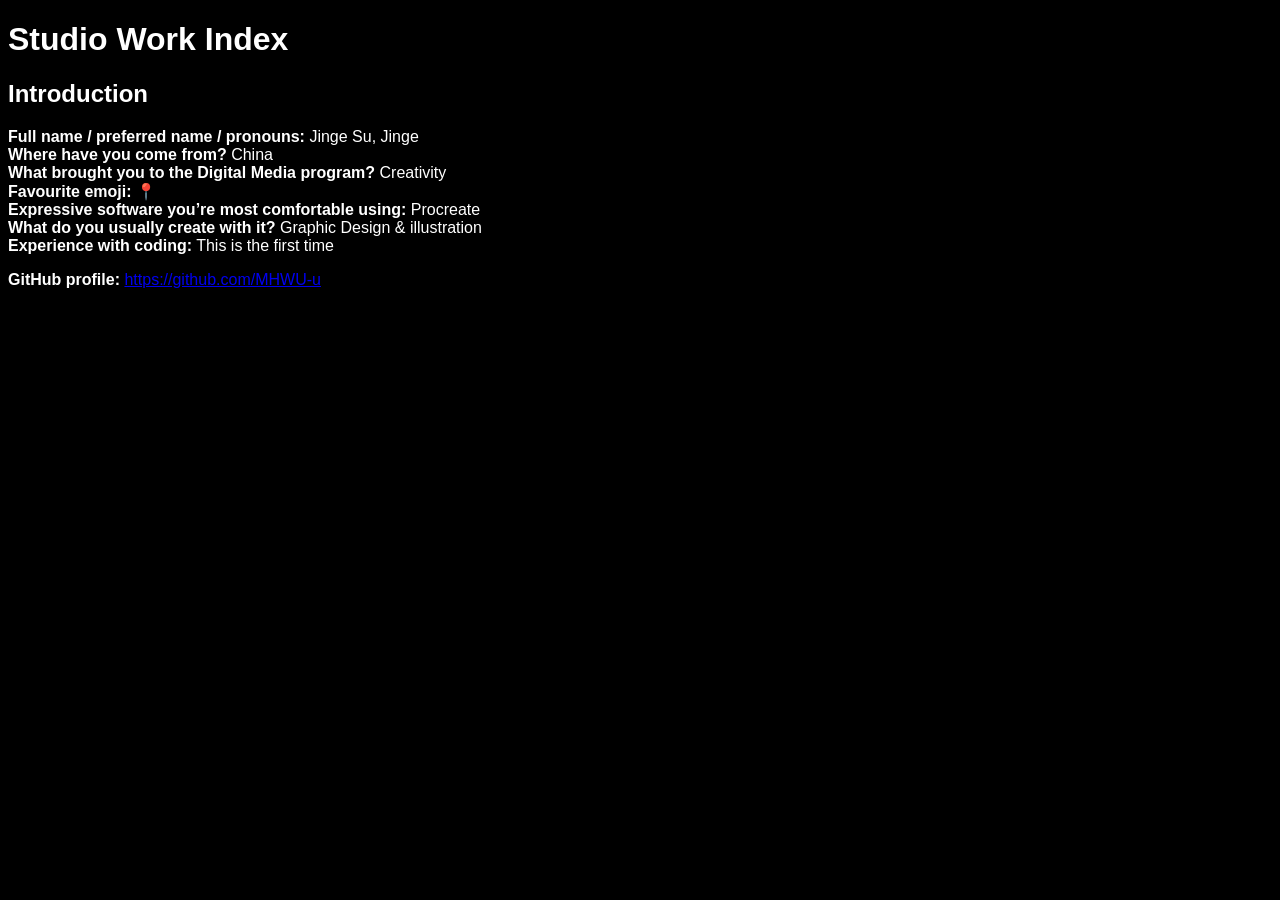
<file: project/index.html>
<!DOCTYPE html>
<html lang="en">
<head>
    <meta charset="UTF-8" />
    <meta name="viewport" content="width=device-width, initial-scale=1.0" />
    <title>Studio Work Index</title>

    <!-- Step: link your CSS file -->
    <link rel="stylesheet" href="style.css" />

    <!-- Step: favicon (make sure the file exists at this path) -->
    <link rel="icon" type="image/png" href="assets/icons/favicon.png" />
</head>

<body>
<!-- Step 1: page heading -->
<h1>Studio Work Index</h1>

<!-- Step 4: section + h2 -->
<section>
    <h2>Introduction</h2>

    <!-- Step 3: your answers -->
    <p>
        <strong>Full name / preferred name / pronouns:</strong> Jinge Su, Jinge<br />
        <strong>Where have you come from?</strong> China<br />
        <strong>What brought you to the Digital Media program?</strong> Creativity<br />
        <strong>Favourite emoji:</strong> 📍<br />
        <strong>Expressive software you’re most comfortable using:</strong> Procreate<br />
        <strong>What do you usually create with it?</strong> Graphic Design &amp; illustration<br />
        <strong>Experience with coding:</strong> This is the first time
    </p>

    <!-- Step 5: GitHub link -->
    <p>
        <strong>GitHub profile:</strong>
        <a href="https://github.com/MHWU-u" target="_blank" rel="noopener noreferrer">
            https://github.com/MHWU-u
        </a>
    </p>
</section>
</body>
</html>
</file>
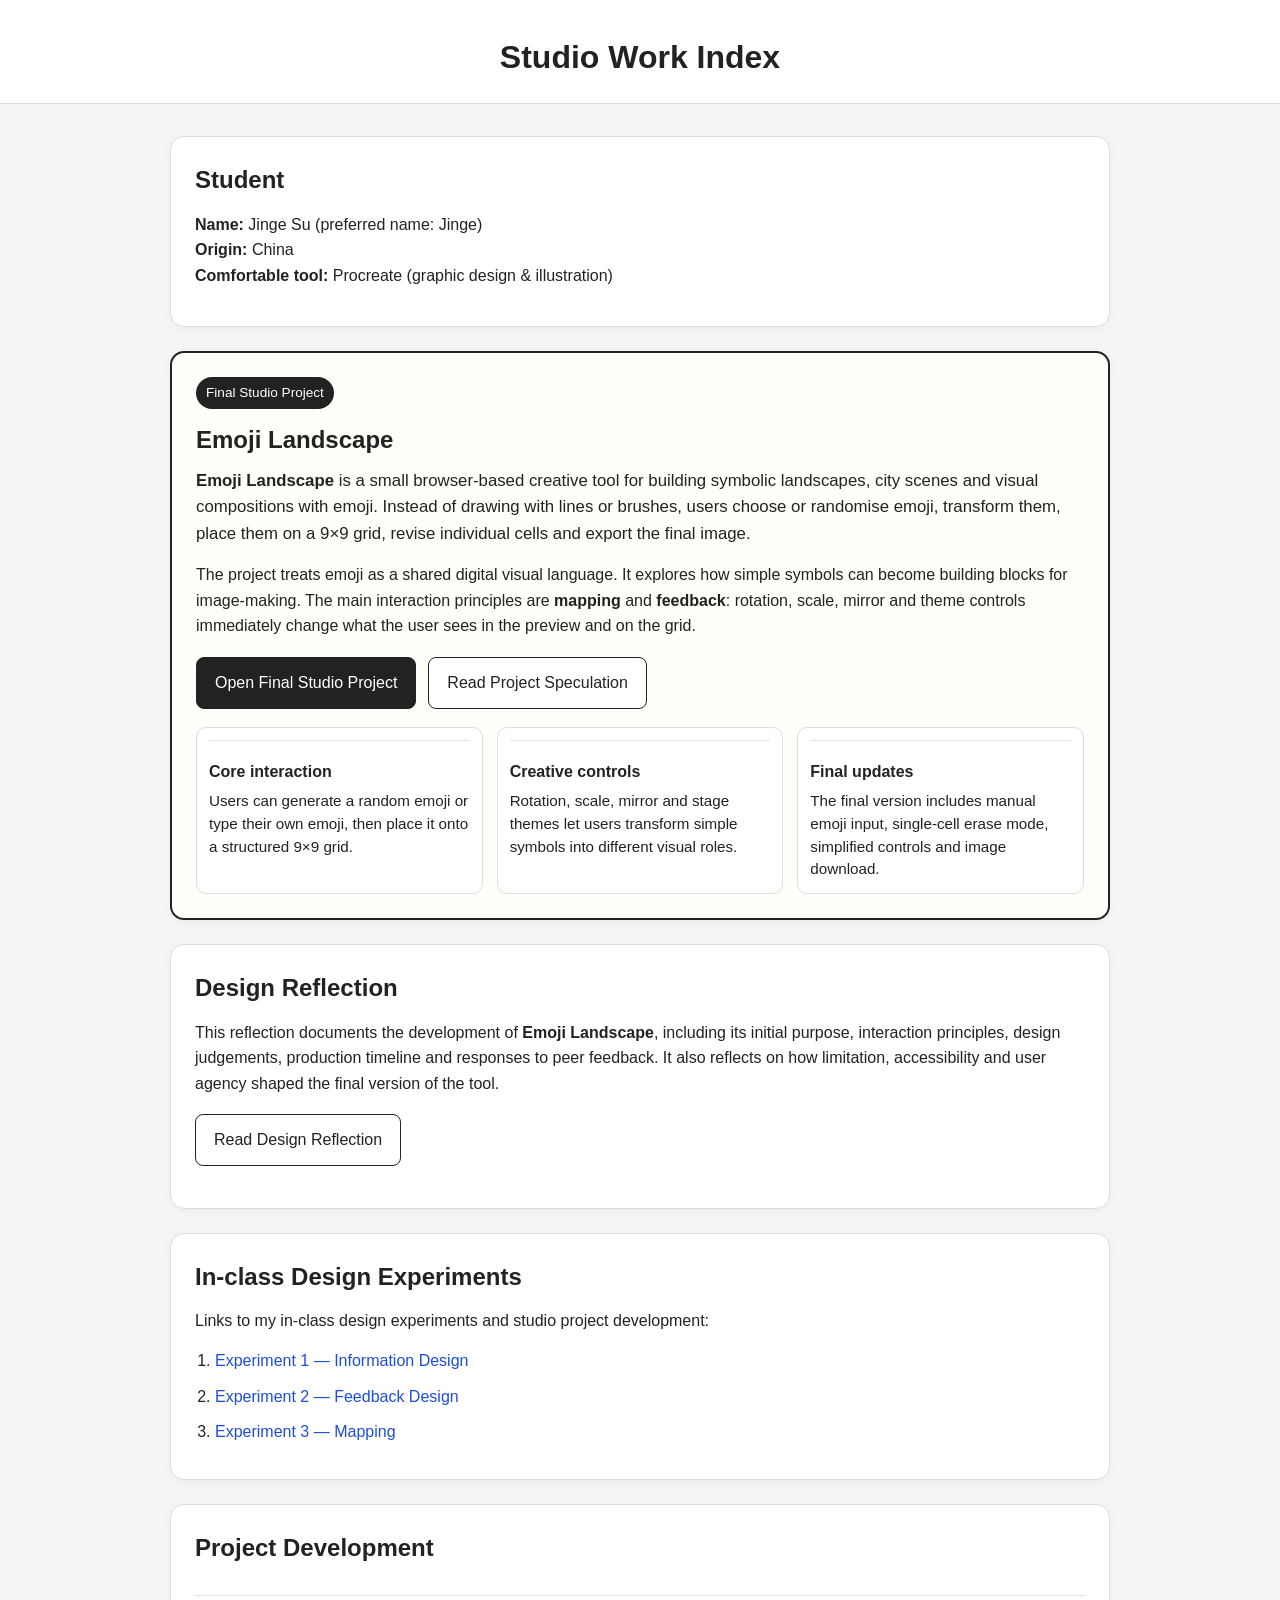
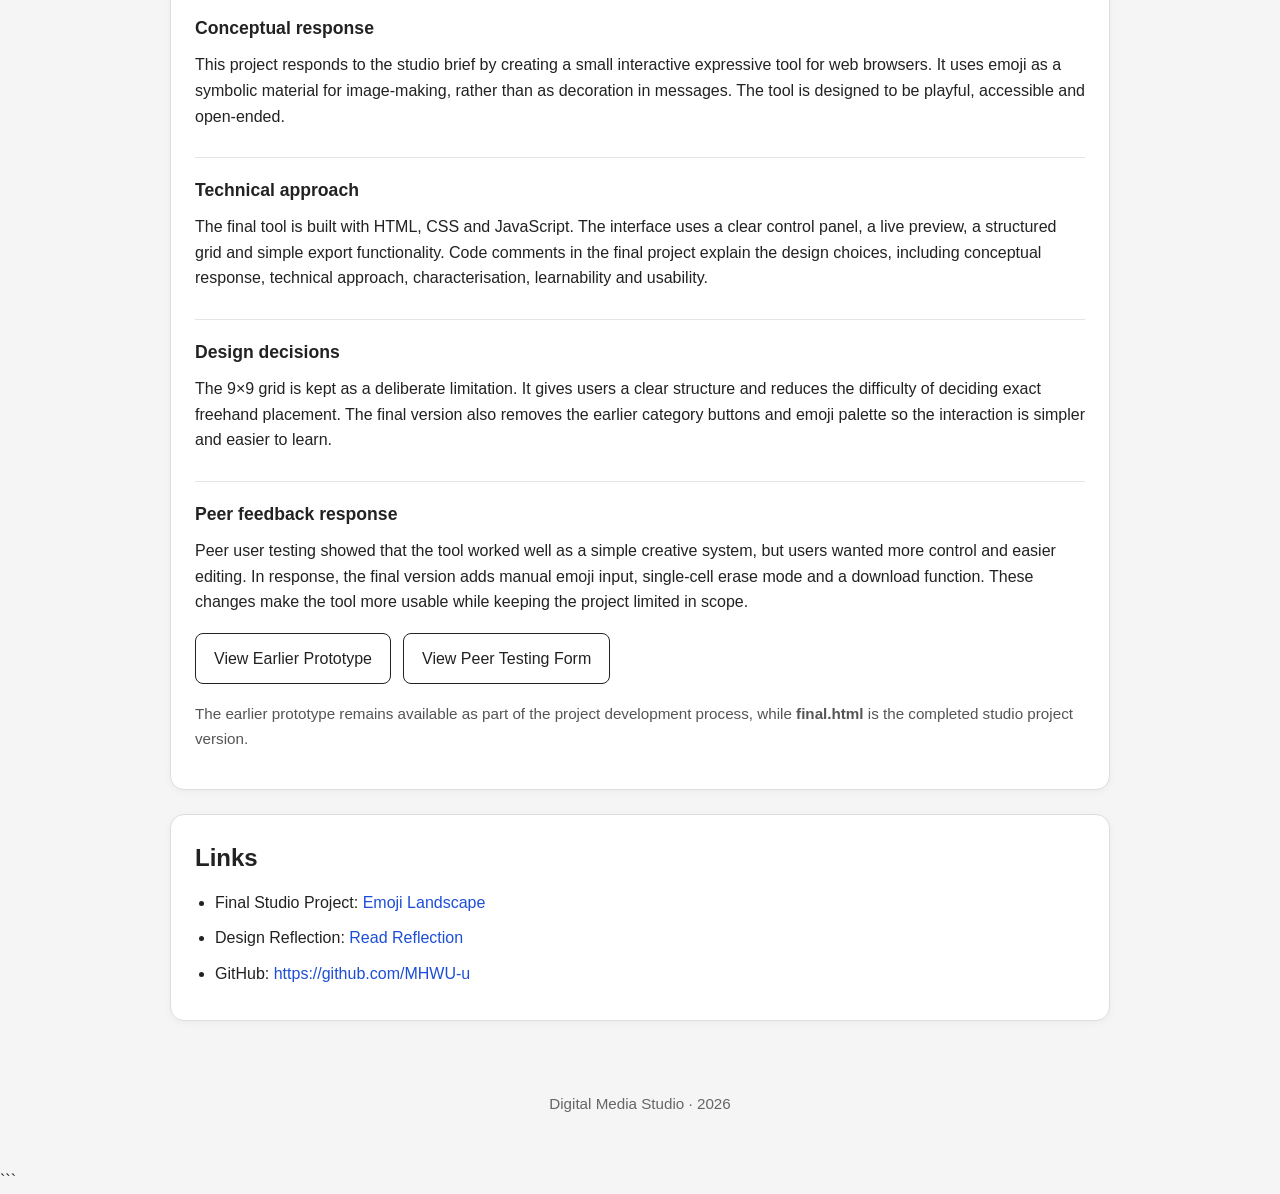
<file: public/index.html>
<!DOCTYPE html>
<html lang="en">
<head>
    <meta charset="UTF-8" />
    <meta name="viewport" content="width=device-width, initial-scale=1.0" />
    <title>Studio Work Index</title>
    <link rel="stylesheet" href="main.css" />
    <link rel="icon" type="image/png" href="assets/icons/favicon.png" />

    <style>
        .featured-project {
            border: 2px solid #222;
            background: #fffef8;
        }

        .featured-project h2 {
            margin-bottom: 8px;
        }

        .project-label {
            display: inline-block;
            background: #222;
            color: #fff;
            padding: 5px 10px;
            border-radius: 999px;
            font-size: 0.85rem;
            margin-bottom: 12px;
        }

        .project-summary {
            font-size: 1.05rem;
            line-height: 1.6;
        }

        .project-actions {
            display: flex;
            flex-wrap: wrap;
            gap: 12px;
            margin: 18px 0;
        }

        .primary-button {
            display: inline-block;
            padding: 12px 18px;
            border-radius: 8px;
            background: #222;
            color: #fff;
            text-decoration: none;
            border: 1px solid #222;
        }

        .primary-button:hover {
            background: #444;
        }

        .secondary-button {
            display: inline-block;
            padding: 12px 18px;
            border-radius: 8px;
            background: #fff;
            color: #222;
            text-decoration: none;
            border: 1px solid #222;
        }

        .secondary-button:hover {
            background: #eee;
        }

        .feature-grid {
            display: grid;
            grid-template-columns: repeat(3, 1fr);
            gap: 14px;
            margin-top: 18px;
        }

        .feature-box {
            border: 1px solid #ddd;
            border-radius: 10px;
            padding: 12px;
            background: #fff;
        }

        .feature-box h3 {
            margin-top: 0;
            margin-bottom: 6px;
            font-size: 1rem;
        }

        .feature-box p {
            margin: 0;
            font-size: 0.95rem;
            line-height: 1.5;
        }

        .submission-note {
            border-left: 4px solid #222;
            padding-left: 12px;
            margin-top: 18px;
            color: #333;
        }

        .small-text {
            font-size: 0.95rem;
            color: #555;
        }

        @media (max-width: 800px) {
            .feature-grid {
                grid-template-columns: 1fr;
            }
        }
    </style>
</head>

<body>
<header class="site-header">
    <h1>Studio Work Index</h1>
</header>

<main class="container">
    <section class="card">
        <h2>Student</h2>
        <p>
            <strong>Name:</strong> Jinge Su (preferred name: Jinge)<br />
            <strong>Origin:</strong> China<br />
            <strong>Comfortable tool:</strong> Procreate (graphic design &amp; illustration)<br />
        </p>
    </section>

    <section id="studio-project" class="card featured-project">
        <span class="project-label">Final Studio Project</span>
        <h2>Emoji Landscape</h2>

        <p class="project-summary">
            <strong>Emoji Landscape</strong> is a small browser-based creative tool for building symbolic landscapes, city scenes and visual compositions with emoji. Instead of drawing with lines or brushes, users choose or randomise emoji, transform them, place them on a 9×9 grid, revise individual cells and export the final image.
        </p>

        <p>
            The project treats emoji as a shared digital visual language. It explores how simple symbols can become building blocks for image-making. The main interaction principles are <strong>mapping</strong> and <strong>feedback</strong>: rotation, scale, mirror and theme controls immediately change what the user sees in the preview and on the grid.
        </p>

        <div class="project-actions">
            <a class="primary-button" href="final.html">Open Final Studio Project</a>
            <a class="secondary-button" href="speculation.html">Read Project Speculation</a>
        </div>

        <div class="feature-grid">
            <div class="feature-box">
                <h3>Core interaction</h3>
                <p>
                    Users can generate a random emoji or type their own emoji, then place it onto a structured 9×9 grid.
                </p>
            </div>

            <div class="feature-box">
                <h3>Creative controls</h3>
                <p>
                    Rotation, scale, mirror and stage themes let users transform simple symbols into different visual roles.
                </p>
            </div>

            <div class="feature-box">
                <h3>Final updates</h3>
                <p>
                    The final version includes manual emoji input, single-cell erase mode, simplified controls and image download.
                </p>
            </div>
        </div>
    </section>

    <section id="design-reflection" class="card">
        <h2>Design Reflection</h2>
        <p>
            This reflection documents the development of <strong>Emoji Landscape</strong>, including its initial purpose, interaction principles, design judgements, production timeline and responses to peer feedback. It also reflects on how limitation, accessibility and user agency shaped the final version of the tool.
        </p>

        <div class="project-actions">
            <a class="secondary-button" href="designReflection.html">Read Design Reflection</a>
        </div>
    </section>

    <section id="experiments" class="card">
        <h2>In-class Design Experiments</h2>
        <p>
            Links to my in-class design experiments and studio project development:
        </p>

        <ol class="link-list">
            <li>
                <a href="informationDesignExperiment/index.html">Experiment 1 — Information Design</a>
            </li>
            <li>
                <a href="feedbackDesignExperiment/index.html">Experiment 2 — Feedback Design</a>
            </li>
            <li>
                <a href="mappingDesignExperiment/index.html">Experiment 3 — Mapping</a>
            </li>
        </ol>
    </section>

    <section class="card">
        <h2>Project Development</h2>

        <h3>Conceptual response</h3>
        <p>
            This project responds to the studio brief by creating a small interactive expressive tool for web browsers. It uses emoji as a symbolic material for image-making, rather than as decoration in messages. The tool is designed to be playful, accessible and open-ended.
        </p>

        <h3>Technical approach</h3>
        <p>
            The final tool is built with HTML, CSS and JavaScript. The interface uses a clear control panel, a live preview, a structured grid and simple export functionality. Code comments in the final project explain the design choices, including conceptual response, technical approach, characterisation, learnability and usability.
        </p>

        <h3>Design decisions</h3>
        <p>
            The 9×9 grid is kept as a deliberate limitation. It gives users a clear structure and reduces the difficulty of deciding exact freehand placement. The final version also removes the earlier category buttons and emoji palette so the interaction is simpler and easier to learn.
        </p>

        <h3>Peer feedback response</h3>
        <p>
            Peer user testing showed that the tool worked well as a simple creative system, but users wanted more control and easier editing. In response, the final version adds manual emoji input, single-cell erase mode and a download function. These changes make the tool more usable while keeping the project limited in scope.
        </p>

        <div class="project-actions">
            <a class="secondary-button" href="prototype.html">View Earlier Prototype</a>
            <a class="secondary-button" href="https://forms.office.com/r/Gf8VhzDAi0?origin=lprLink" target="_blank" rel="noopener noreferrer">View Peer Testing Form</a>
        </div>

        <p class="small-text">
            The earlier prototype remains available as part of the project development process, while <strong>final.html</strong> is the completed studio project version.
        </p>
    </section>

    <section id="links" class="card">
        <h2>Links</h2>
        <ul class="link-list">
            <li>
                Final Studio Project:
                <a href="final.html">Emoji Landscape</a>
            </li>
            <li>
                Design Reflection:
                <a href="designReflection.html">Read Reflection</a>
            </li>
            <li>
                GitHub:
                <a href="https://github.com/MHWU-u" target="_blank" rel="noopener noreferrer">
                    https://github.com/MHWU-u
                </a>
            </li>
        </ul>
    </section>
</main>

<footer class="site-footer">
    <p>Digital Media Studio · 2026</p>
</footer>
</body>
</html>
```
</file>
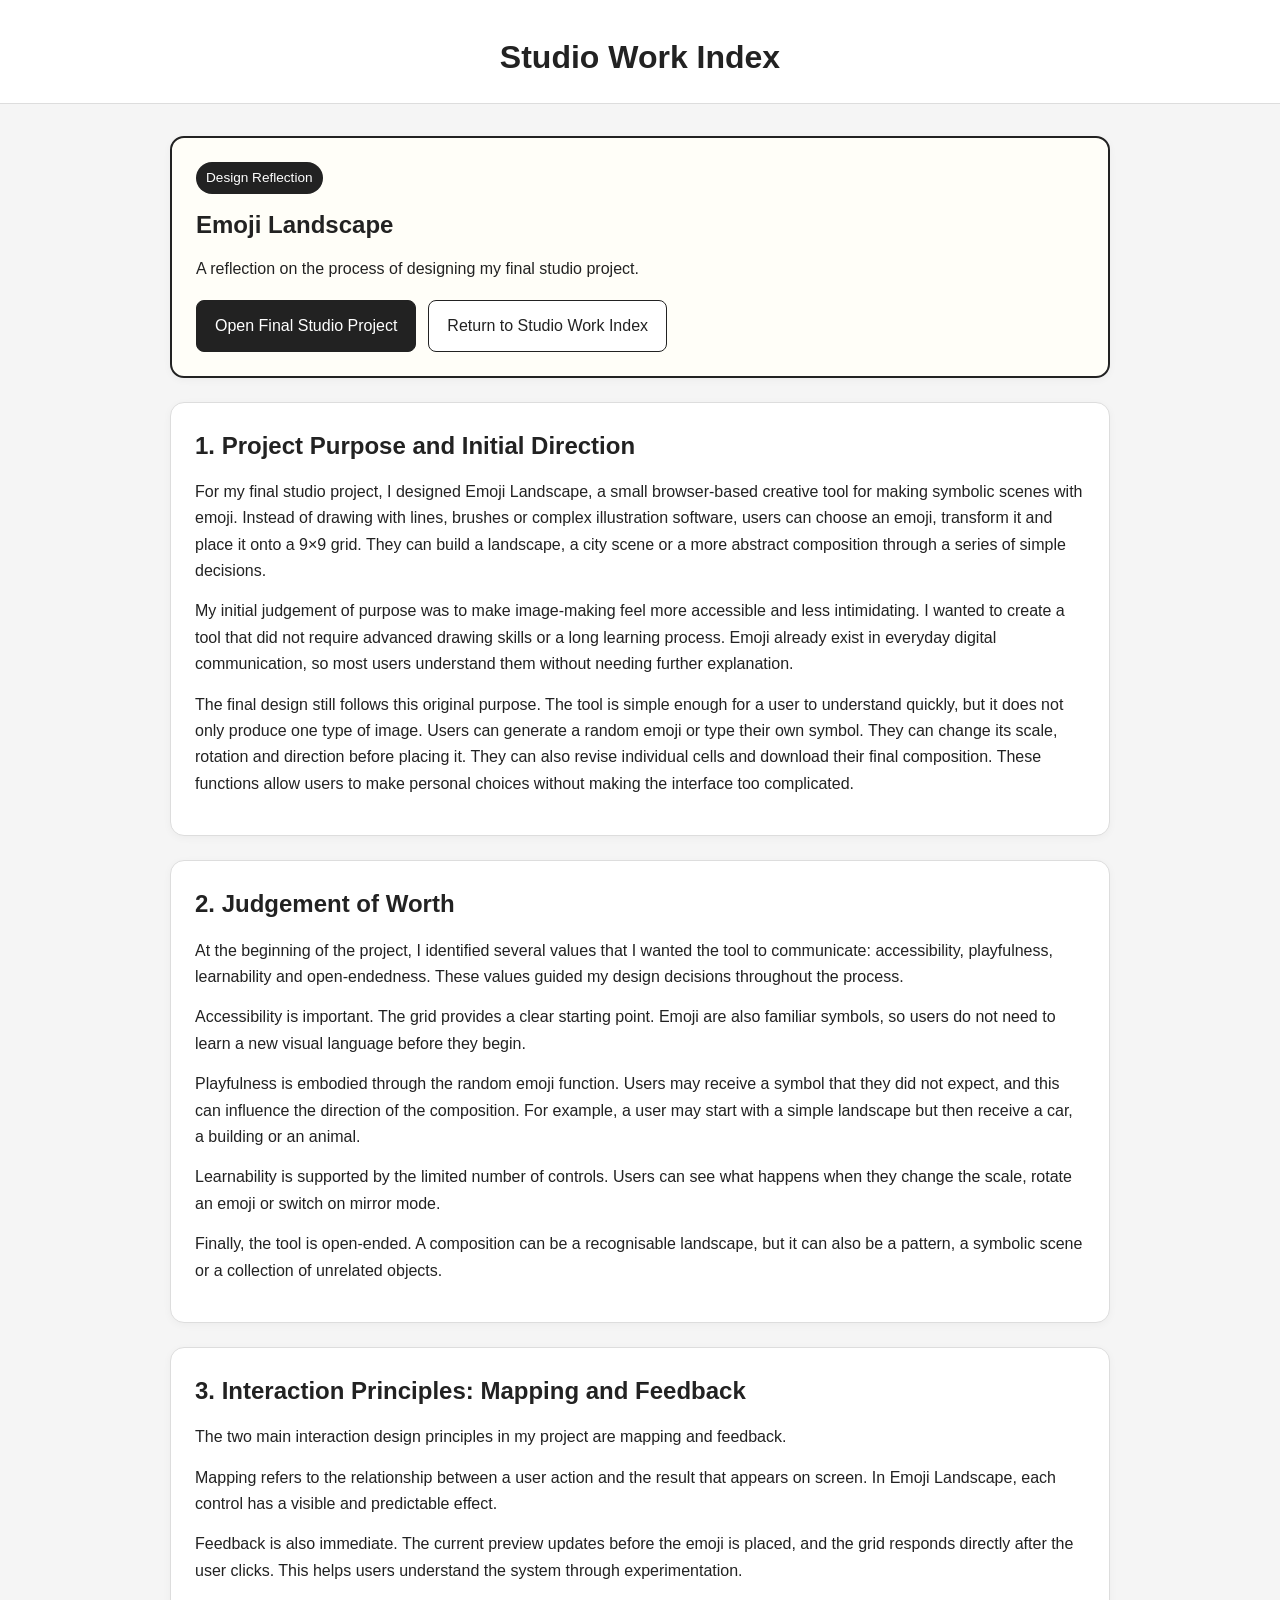
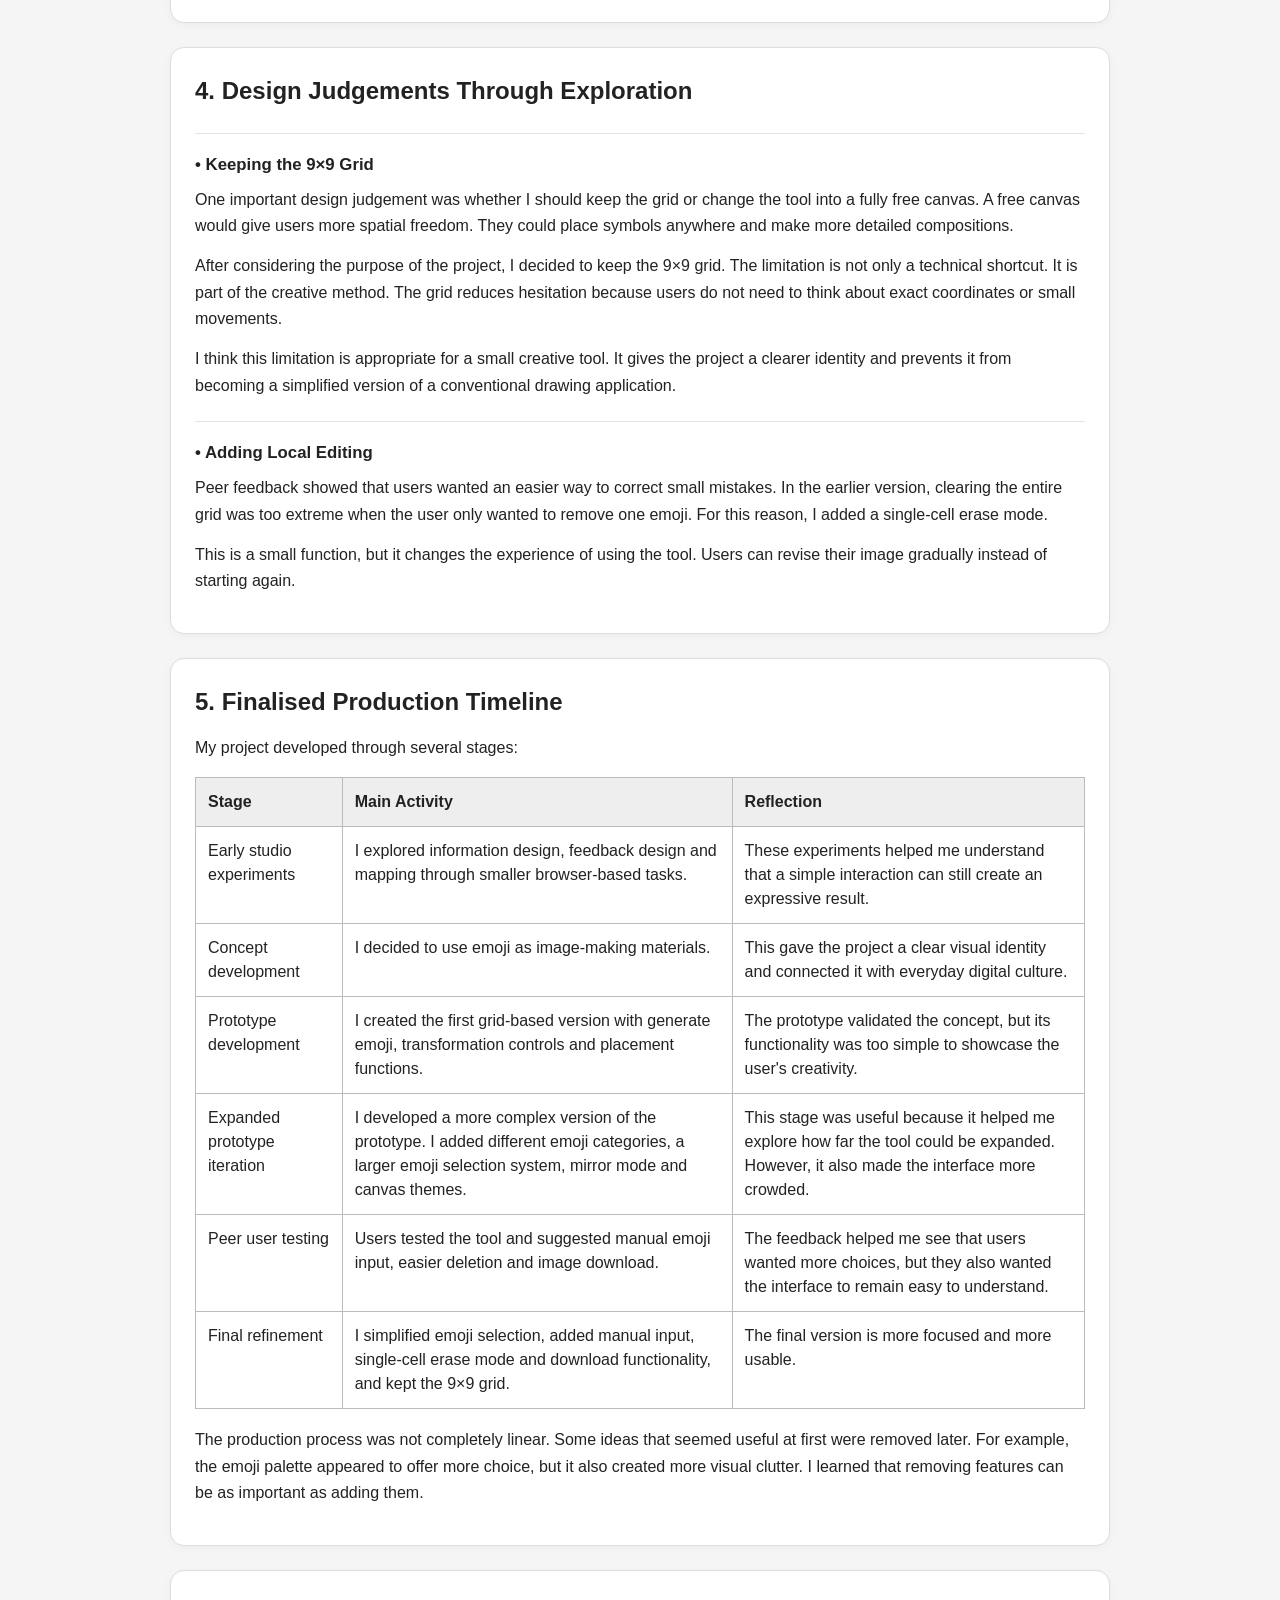
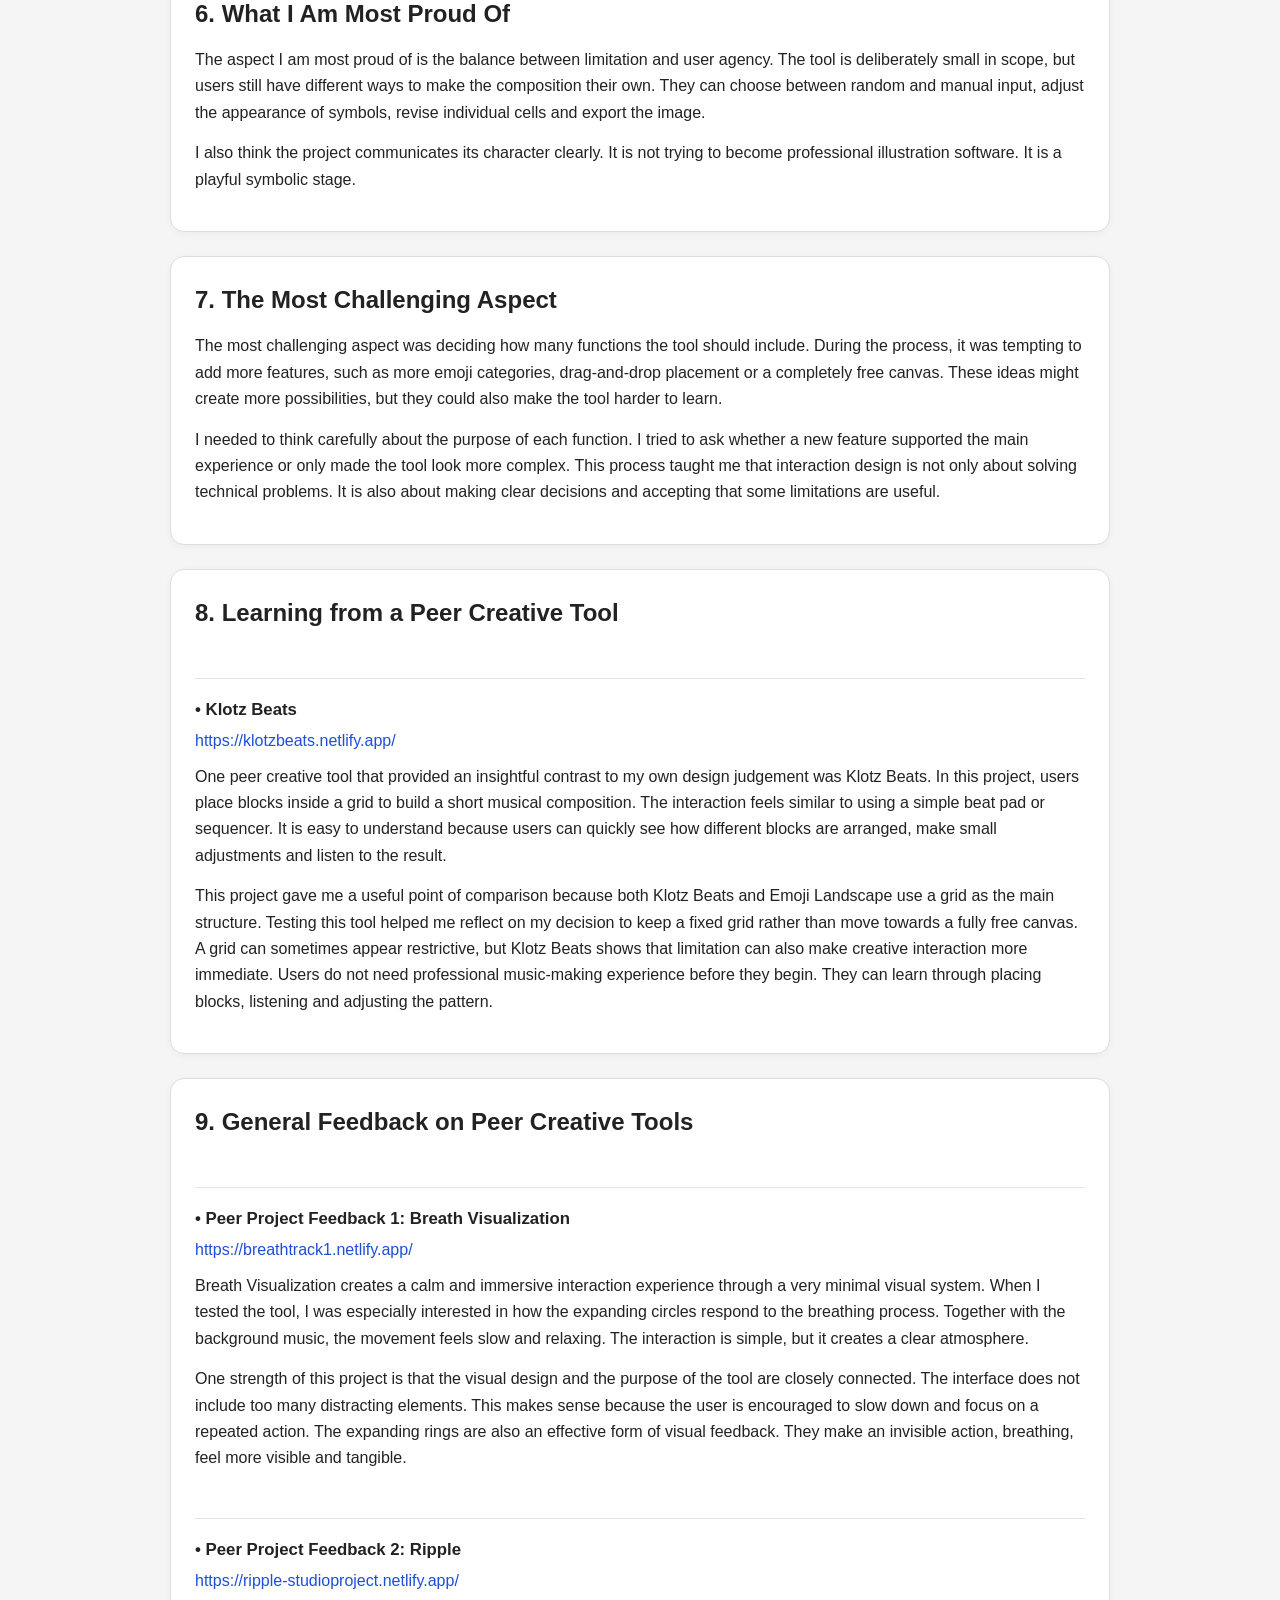
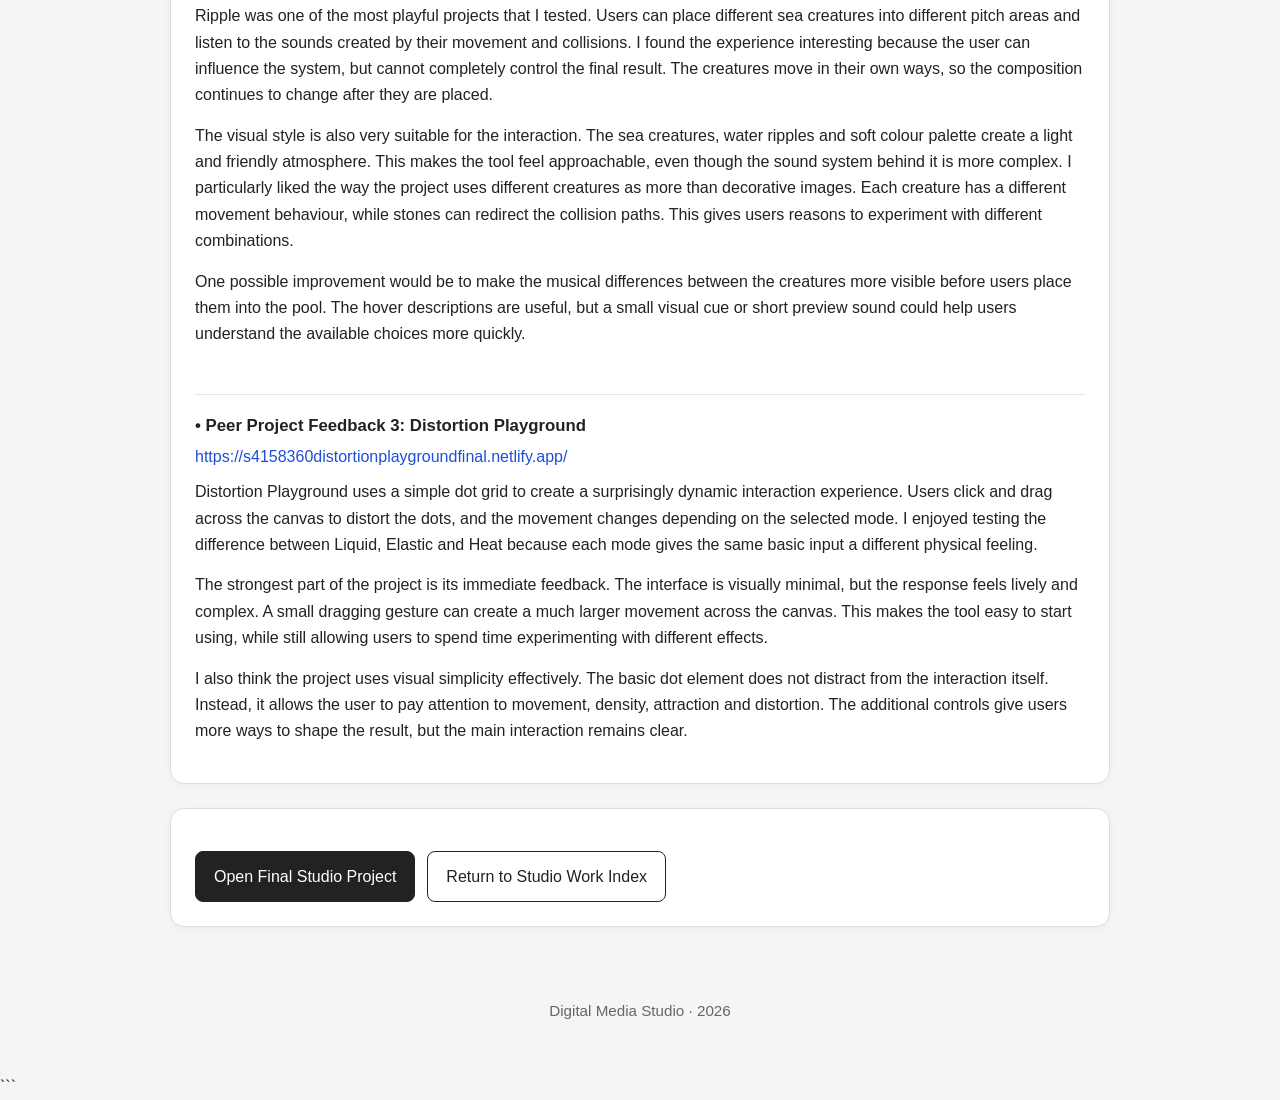
<file: public/designReflection.html>
<!DOCTYPE html>
<html lang="en">
<head>
  <meta charset="UTF-8" />
  <meta name="viewport" content="width=device-width, initial-scale=1.0" />
  <title>Design Reflection — Emoji Landscape</title>
  <link rel="stylesheet" href="main.css" />
  <link rel="icon" type="image/png" href="assets/icons/favicon.png" />

  <style>
    .reflection-header {
      border: 2px solid #222;
      background: #fffef8;
    }

    .reflection-label {
      display: inline-block;
      background: #222;
      color: #fff;
      padding: 5px 10px;
      border-radius: 999px;
      font-size: 0.85rem;
      margin-bottom: 12px;
    }

    .page-actions {
      display: flex;
      flex-wrap: wrap;
      gap: 12px;
      margin-top: 18px;
    }

    .primary-button {
      display: inline-block;
      padding: 12px 18px;
      border-radius: 8px;
      background: #222;
      color: #fff;
      text-decoration: none;
      border: 1px solid #222;
    }

    .primary-button:hover {
      background: #444;
    }

    .secondary-button {
      display: inline-block;
      padding: 12px 18px;
      border-radius: 8px;
      background: #fff;
      color: #222;
      text-decoration: none;
      border: 1px solid #222;
    }

    .secondary-button:hover {
      background: #eee;
    }

    .reflection-section h2 {
      margin-bottom: 14px;
    }

    .reflection-section h3 {
      margin-top: 22px;
      margin-bottom: 8px;
      font-size: 1.05rem;
    }

    .reflection-section p {
      line-height: 1.65;
    }

    .timeline-wrapper {
      overflow-x: auto;
      margin-top: 16px;
      margin-bottom: 18px;
    }

    .timeline-table {
      width: 100%;
      border-collapse: collapse;
      min-width: 720px;
    }

    .timeline-table th,
    .timeline-table td {
      border: 1px solid #bbb;
      padding: 12px;
      text-align: left;
      vertical-align: top;
      line-height: 1.5;
    }

    .timeline-table th {
      background: #eee;
    }

    .peer-project {
      margin-top: 20px;
      padding-top: 4px;
    }

    .peer-project h3 {
      margin-bottom: 4px;
    }

    .project-link {
      display: inline-block;
      margin-bottom: 10px;
      word-break: break-word;
    }

    .small-text {
      font-size: 0.95rem;
      color: #555;
    }

    @media (max-width: 800px) {
      .page-actions {
        flex-direction: column;
        align-items: flex-start;
      }
    }
  </style>
</head>

<body>
<header class="site-header">
  <h1>Studio Work Index</h1>
</header>

<main class="container">
  <section class="card reflection-header">
    <span class="reflection-label">Design Reflection</span>
    <h2>Emoji Landscape</h2>

    <p>
      A reflection on the process of designing my final studio project.
    </p>

    <div class="page-actions">
      <a class="primary-button" href="final.html">Open Final Studio Project</a>
      <a class="secondary-button" href="index.html">Return to Studio Work Index</a>
    </div>
  </section>

  <section class="card reflection-section">
    <h2>1. Project Purpose and Initial Direction</h2>

    <p>
      For my final studio project, I designed Emoji Landscape, a small browser-based creative tool for making symbolic scenes with emoji. Instead of drawing with lines, brushes or complex illustration software, users can choose an emoji, transform it and place it onto a 9×9 grid. They can build a landscape, a city scene or a more abstract composition through a series of simple decisions.
    </p>

    <p>
      My initial judgement of purpose was to make image-making feel more accessible and less intimidating. I wanted to create a tool that did not require advanced drawing skills or a long learning process. Emoji already exist in everyday digital communication, so most users understand them without needing further explanation.
    </p>

    <p>
      The final design still follows this original purpose. The tool is simple enough for a user to understand quickly, but it does not only produce one type of image. Users can generate a random emoji or type their own symbol. They can change its scale, rotation and direction before placing it. They can also revise individual cells and download their final composition. These functions allow users to make personal choices without making the interface too complicated.
    </p>
  </section>

  <section class="card reflection-section">
    <h2>2. Judgement of Worth</h2>

    <p>
      At the beginning of the project, I identified several values that I wanted the tool to communicate: accessibility, playfulness, learnability and open-endedness. These values guided my design decisions throughout the process.
    </p>

    <p>
      Accessibility is important. The grid provides a clear starting point. Emoji are also familiar symbols, so users do not need to learn a new visual language before they begin.
    </p>

    <p>
      Playfulness is embodied through the random emoji function. Users may receive a symbol that they did not expect, and this can influence the direction of the composition. For example, a user may start with a simple landscape but then receive a car, a building or an animal.
    </p>

    <p>
      Learnability is supported by the limited number of controls. Users can see what happens when they change the scale, rotate an emoji or switch on mirror mode.
    </p>

    <p>
      Finally, the tool is open-ended. A composition can be a recognisable landscape, but it can also be a pattern, a symbolic scene or a collection of unrelated objects.
    </p>
  </section>

  <section class="card reflection-section">
    <h2>3. Interaction Principles: Mapping and Feedback</h2>

    <p>
      The two main interaction design principles in my project are mapping and feedback.
    </p>

    <p>
      Mapping refers to the relationship between a user action and the result that appears on screen. In Emoji Landscape, each control has a visible and predictable effect.
    </p>

    <p>
      Feedback is also immediate. The current preview updates before the emoji is placed, and the grid responds directly after the user clicks. This helps users understand the system through experimentation.
    </p>
  </section>

  <section class="card reflection-section">
    <h2>4. Design Judgements Through Exploration</h2>

    <h3>• Keeping the 9×9 Grid</h3>

    <p>
      One important design judgement was whether I should keep the grid or change the tool into a fully free canvas. A free canvas would give users more spatial freedom. They could place symbols anywhere and make more detailed compositions.
    </p>

    <p>
      After considering the purpose of the project, I decided to keep the 9×9 grid. The limitation is not only a technical shortcut. It is part of the creative method. The grid reduces hesitation because users do not need to think about exact coordinates or small movements.
    </p>

    <p>
      I think this limitation is appropriate for a small creative tool. It gives the project a clearer identity and prevents it from becoming a simplified version of a conventional drawing application.
    </p>

    <h3>• Adding Local Editing</h3>

    <p>
      Peer feedback showed that users wanted an easier way to correct small mistakes. In the earlier version, clearing the entire grid was too extreme when the user only wanted to remove one emoji. For this reason, I added a single-cell erase mode.
    </p>

    <p>
      This is a small function, but it changes the experience of using the tool. Users can revise their image gradually instead of starting again.
    </p>
  </section>

  <section class="card reflection-section">
    <h2>5. Finalised Production Timeline</h2>

    <p>
      My project developed through several stages:
    </p>

    <div class="timeline-wrapper">
      <table class="timeline-table">
        <thead>
        <tr>
          <th>Stage</th>
          <th>Main Activity</th>
          <th>Reflection</th>
        </tr>
        </thead>

        <tbody>
        <tr>
          <td>Early studio experiments</td>
          <td>
            I explored information design, feedback design and mapping through smaller browser-based tasks.
          </td>
          <td>
            These experiments helped me understand that a simple interaction can still create an expressive result.
          </td>
        </tr>

        <tr>
          <td>Concept development</td>
          <td>
            I decided to use emoji as image-making materials.
          </td>
          <td>
            This gave the project a clear visual identity and connected it with everyday digital culture.
          </td>
        </tr>

        <tr>
          <td>Prototype development</td>
          <td>
            I created the first grid-based version with generate emoji, transformation controls and placement functions.
          </td>
          <td>
            The prototype validated the concept, but its functionality was too simple to showcase the user's creativity.
          </td>
        </tr>

        <tr>
          <td>Expanded prototype iteration</td>
          <td>
            I developed a more complex version of the prototype. I added different emoji categories, a larger emoji selection system, mirror mode and canvas themes.
          </td>
          <td>
            This stage was useful because it helped me explore how far the tool could be expanded. However, it also made the interface more crowded.
          </td>
        </tr>

        <tr>
          <td>Peer user testing</td>
          <td>
            Users tested the tool and suggested manual emoji input, easier deletion and image download.
          </td>
          <td>
            The feedback helped me see that users wanted more choices, but they also wanted the interface to remain easy to understand.
          </td>
        </tr>

        <tr>
          <td>Final refinement</td>
          <td>
            I simplified emoji selection, added manual input, single-cell erase mode and download functionality, and kept the 9×9 grid.
          </td>
          <td>
            The final version is more focused and more usable.
          </td>
        </tr>
        </tbody>
      </table>
    </div>

    <p>
      The production process was not completely linear. Some ideas that seemed useful at first were removed later. For example, the emoji palette appeared to offer more choice, but it also created more visual clutter. I learned that removing features can be as important as adding them.
    </p>
  </section>

  <section class="card reflection-section">
    <h2>6. What I Am Most Proud Of</h2>

    <p>
      The aspect I am most proud of is the balance between limitation and user agency. The tool is deliberately small in scope, but users still have different ways to make the composition their own. They can choose between random and manual input, adjust the appearance of symbols, revise individual cells and export the image.
    </p>

    <p>
      I also think the project communicates its character clearly. It is not trying to become professional illustration software. It is a playful symbolic stage.
    </p>
  </section>

  <section class="card reflection-section">
    <h2>7. The Most Challenging Aspect</h2>

    <p>
      The most challenging aspect was deciding how many functions the tool should include. During the process, it was tempting to add more features, such as more emoji categories, drag-and-drop placement or a completely free canvas. These ideas might create more possibilities, but they could also make the tool harder to learn.
    </p>

    <p>
      I needed to think carefully about the purpose of each function. I tried to ask whether a new feature supported the main experience or only made the tool look more complex. This process taught me that interaction design is not only about solving technical problems. It is also about making clear decisions and accepting that some limitations are useful.
    </p>
  </section>

  <section class="card reflection-section">
    <h2>8. Learning from a Peer Creative Tool</h2>

    <div class="peer-project">
      <h3>• Klotz Beats</h3>

      <a class="project-link" href="https://klotzbeats.netlify.app/" target="_blank" rel="noopener noreferrer">
        https://klotzbeats.netlify.app/
      </a>

      <p>
        One peer creative tool that provided an insightful contrast to my own design judgement was Klotz Beats. In this project, users place blocks inside a grid to build a short musical composition. The interaction feels similar to using a simple beat pad or sequencer. It is easy to understand because users can quickly see how different blocks are arranged, make small adjustments and listen to the result.
      </p>

      <p>
        This project gave me a useful point of comparison because both Klotz Beats and Emoji Landscape use a grid as the main structure. Testing this tool helped me reflect on my decision to keep a fixed grid rather than move towards a fully free canvas. A grid can sometimes appear restrictive, but Klotz Beats shows that limitation can also make creative interaction more immediate. Users do not need professional music-making experience before they begin. They can learn through placing blocks, listening and adjusting the pattern.
      </p>
    </div>
  </section>

  <section class="card reflection-section">
    <h2>9. General Feedback on Peer Creative Tools</h2>

    <div class="peer-project">
      <h3>• Peer Project Feedback 1: Breath Visualization</h3>

      <a class="project-link" href="https://breathtrack1.netlify.app/" target="_blank" rel="noopener noreferrer">
        https://breathtrack1.netlify.app/
      </a>

      <p>
        Breath Visualization creates a calm and immersive interaction experience through a very minimal visual system. When I tested the tool, I was especially interested in how the expanding circles respond to the breathing process. Together with the background music, the movement feels slow and relaxing. The interaction is simple, but it creates a clear atmosphere.
      </p>

      <p>
        One strength of this project is that the visual design and the purpose of the tool are closely connected. The interface does not include too many distracting elements. This makes sense because the user is encouraged to slow down and focus on a repeated action. The expanding rings are also an effective form of visual feedback. They make an invisible action, breathing, feel more visible and tangible.
      </p>
    </div>

    <div class="peer-project">
      <h3>• Peer Project Feedback 2: Ripple</h3>

      <a class="project-link" href="https://ripple-studioproject.netlify.app/" target="_blank" rel="noopener noreferrer">
        https://ripple-studioproject.netlify.app/
      </a>

      <p>
        Ripple was one of the most playful projects that I tested. Users can place different sea creatures into different pitch areas and listen to the sounds created by their movement and collisions. I found the experience interesting because the user can influence the system, but cannot completely control the final result. The creatures move in their own ways, so the composition continues to change after they are placed.
      </p>

      <p>
        The visual style is also very suitable for the interaction. The sea creatures, water ripples and soft colour palette create a light and friendly atmosphere. This makes the tool feel approachable, even though the sound system behind it is more complex. I particularly liked the way the project uses different creatures as more than decorative images. Each creature has a different movement behaviour, while stones can redirect the collision paths. This gives users reasons to experiment with different combinations.
      </p>

      <p>
        One possible improvement would be to make the musical differences between the creatures more visible before users place them into the pool. The hover descriptions are useful, but a small visual cue or short preview sound could help users understand the available choices more quickly.
      </p>
    </div>

    <div class="peer-project">
      <h3>• Peer Project Feedback 3: Distortion Playground</h3>

      <a class="project-link" href="https://s4158360distortionplaygroundfinal.netlify.app/" target="_blank" rel="noopener noreferrer">
        https://s4158360distortionplaygroundfinal.netlify.app/
      </a>

      <p>
        Distortion Playground uses a simple dot grid to create a surprisingly dynamic interaction experience. Users click and drag across the canvas to distort the dots, and the movement changes depending on the selected mode. I enjoyed testing the difference between Liquid, Elastic and Heat because each mode gives the same basic input a different physical feeling.
      </p>

      <p>
        The strongest part of the project is its immediate feedback. The interface is visually minimal, but the response feels lively and complex. A small dragging gesture can create a much larger movement across the canvas. This makes the tool easy to start using, while still allowing users to spend time experimenting with different effects.
      </p>

      <p>
        I also think the project uses visual simplicity effectively. The basic dot element does not distract from the interaction itself. Instead, it allows the user to pay attention to movement, density, attraction and distortion. The additional controls give users more ways to shape the result, but the main interaction remains clear.
      </p>
    </div>
  </section>

  <section class="card">
    <div class="page-actions">
      <a class="primary-button" href="final.html">Open Final Studio Project</a>
      <a class="secondary-button" href="index.html">Return to Studio Work Index</a>
    </div>
  </section>
</main>

<footer class="site-footer">
  <p>Digital Media Studio · 2026</p>
</footer>
</body>
</html>
```
</file>
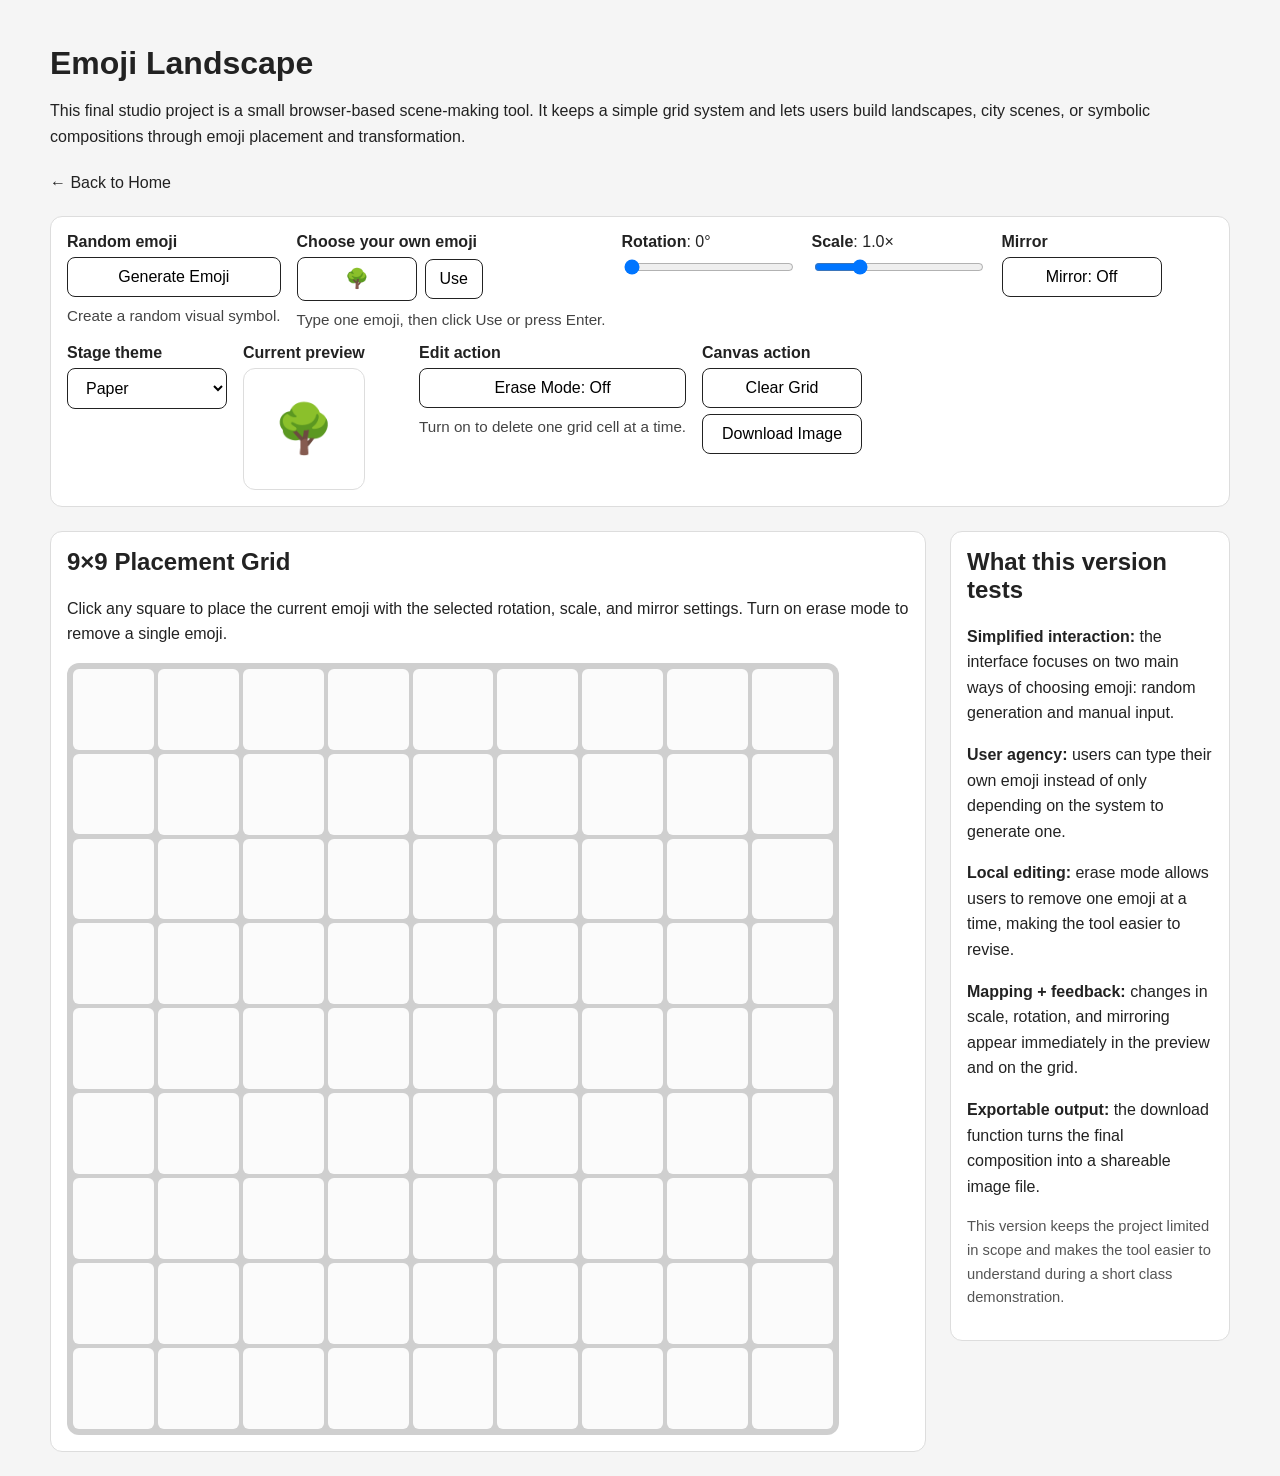
<file: public/final.html>
<!DOCTYPE html>
<html lang="en">
<head>
  <meta charset="UTF-8" />
  <meta name="viewport" content="width=device-width, initial-scale=1.0" />

  <!-- Final version page title:
       The word "Prototype" is removed here because this file is intended
       to be used as the completed studio project page. -->
  <title>Emoji Landscape — Final Studio Project</title>

  <style>
    /* Overall characterisation:
       The visual style is kept simple, clean and low-distraction.
       This supports the character of the tool as accessible, playful and easy to learn,
       rather than a complex professional image editor. */
    body {
      font-family: Arial, sans-serif;
      background: #f5f5f5;
      color: #222;
      margin: 0;
      padding: 24px;
    }

    /* The wrapper keeps the interface centred and readable on larger screens. */
    .wrapper {
      max-width: 1180px;
      margin: 0 auto;
    }

    h1 {
      font-size: 2rem;
      margin-bottom: 8px;
    }

    h2 {
      margin-top: 0;
    }

    p {
      line-height: 1.6;
    }

    .top-bar {
      margin-bottom: 20px;
    }

    .back-link {
      display: inline-block;
      margin-top: 8px;
      text-decoration: none;
      color: #222;
    }

    .back-link:hover {
      text-decoration: underline;
    }

    /* Usability choice:
       The controls are grouped together in one visible panel so users can understand
       the available actions before interacting with the grid. */
    .controls {
      display: flex;
      flex-wrap: wrap;
      gap: 16px;
      align-items: flex-start;
      background: #fff;
      border: 1px solid #ddd;
      border-radius: 12px;
      padding: 16px;
      margin: 24px 0;
    }

    .control-group {
      display: flex;
      flex-direction: column;
      gap: 6px;
      min-width: 160px;
    }

    .wide-group {
      min-width: 260px;
    }

    /* Learnability choice:
       Buttons, select menus and text input share a consistent visual style.
       This makes the interface easier to scan and reduces the learning effort
       for first-time users. */
    button,
    select,
    input[type="text"] {
      padding: 10px 14px;
      border: 1px solid #222;
      background: #fff;
      border-radius: 8px;
      cursor: pointer;
      font-size: 1rem;
    }

    input[type="text"] {
      cursor: text;
    }

    /* Feedback principle:
       Hover states give immediate visual feedback and help users understand
       which elements are interactive. */
    button:hover,
    select:hover {
      background: #eee;
    }

    input[type="range"] {
      width: 170px;
    }

    .emoji-input-row {
      display: flex;
      gap: 8px;
      align-items: center;
    }

    .emoji-input-row input {
      width: 90px;
      text-align: center;
      font-size: 1.2rem;
    }

    /* Feedback principle:
       The preview box gives users an immediate view of the selected emoji
       before they place it onto the grid. */
    .preview-box {
      width: 120px;
      height: 120px;
      display: flex;
      align-items: center;
      justify-content: center;
      background: #fff;
      border: 1px solid #ddd;
      border-radius: 12px;
      font-size: 3rem;
      overflow: hidden;
    }

    .utility-btn.active {
      background: #222;
      color: #fff;
    }

    /* Layout decision:
       The main grid and explanatory notes sit side by side on larger screens.
       This supports demonstration because the tool and its design logic can be
       seen together. */
    .layout {
      display: grid;
      grid-template-columns: 1fr 280px;
      gap: 24px;
      align-items: start;
    }

    .grid-section,
    .notes {
      background: #fff;
      border: 1px solid #ddd;
      border-radius: 12px;
      padding: 16px;
    }

    /* Learnability and design exploration:
       The 9x9 grid is kept as a deliberate limitation.
       Instead of allowing free canvas placement, the grid gives users a clear structure,
       reduces decision-making, and supports quick symbolic composition. */
    .grid {
      display: grid;
      grid-template-columns: repeat(9, 1fr);
      gap: 4px;
      padding: 6px;
      border-radius: 12px;
      max-width: 760px;
      margin-top: 16px;
      transition: background 0.3s ease;
      background: #cfcfcf;
    }

    /* Characterisation:
       Stage themes help the same grid feel like different environments.
       They support the idea of building small landscapes, city scenes or symbolic worlds. */
    .grid.theme-paper {
      background: #cfcfcf;
    }

    .grid.theme-sky {
      background: linear-gradient(to bottom, #8ecae6, #d9f0ff);
    }

    .grid.theme-night {
      background: linear-gradient(to bottom, #1d3557, #0b132b);
    }

    .grid.theme-concrete {
      background: #9e9e9e;
    }

    /* Technical approach:
       Each cell is a button so it can receive click events directly.
       This keeps the implementation simple and avoids external libraries. */
    .cell {
      aspect-ratio: 1 / 1;
      border: none;
      border-radius: 6px;
      display: flex;
      align-items: center;
      justify-content: center;
      overflow: hidden;
      cursor: pointer;
      position: relative;
      padding: 0;
      transition: background 0.2s ease, outline 0.2s ease;
      background: rgba(255, 255, 255, 0.92);
    }

    .grid.theme-night .cell {
      background: rgba(255, 255, 255, 0.12);
    }

    .cell:hover {
      background: rgba(240, 240, 240, 0.95);
    }

    .grid.theme-night .cell:hover {
      background: rgba(255, 255, 255, 0.2);
    }

    /* Usability choice:
       When erase mode is active, a dashed hover outline tells users that
       clicking a cell will remove content rather than place content. */
    .erase-active .cell:hover {
      outline: 2px dashed #222;
      outline-offset: -4px;
    }

    .placed-emoji {
      display: inline-block;
      line-height: 1;
      transform-origin: center center;
      user-select: none;
      pointer-events: none;
    }

    .mini-note {
      font-size: 0.92rem;
      color: #555;
    }

    .current-mode {
      font-size: 0.95rem;
      color: #444;
      margin-top: 4px;
    }

    /* Responsive usability:
       On smaller screens, the grid and notes stack vertically so the tool
       remains usable on laptops and mobile-sized browser windows. */
    @media (max-width: 900px) {
      .layout {
        grid-template-columns: 1fr;
      }

      .grid {
        max-width: 100%;
      }
    }
  </style>
</head>

<body>
<div class="wrapper">
  <div class="top-bar">
    <h1>Emoji Landscape</h1>
    <p>
      This final studio project is a small browser-based scene-making tool.
      It keeps a simple grid system and lets users build landscapes, city scenes,
      or symbolic compositions through emoji placement and transformation.
    </p>
    <a class="back-link" href="index.html">← Back to Home</a>
  </div>

  <!-- Main interaction panel:
       The final version keeps the top controls intentionally simple.
       Earlier versions included category buttons and an emoji palette, but these were removed
       to reduce interface clutter and improve learnability during a short demonstration. -->
  <section class="controls">
    <div class="control-group">
      <label><strong>Random emoji</strong></label>
      <button id="generateBtn">Generate Emoji</button>
      <div class="current-mode">Create a random visual symbol.</div>
    </div>

    <div class="control-group wide-group">
      <label for="emojiInput"><strong>Choose your own emoji</strong></label>
      <div class="emoji-input-row">
        <input id="emojiInput" type="text" placeholder="🌳" />
        <button id="useEmojiBtn">Use</button>
      </div>
      <div class="current-mode">Type one emoji, then click Use or press Enter.</div>
    </div>

    <div class="control-group">
      <label for="rotation"><strong>Rotation</strong>: <span id="rotationValue">0°</span></label>
      <input type="range" id="rotation" min="0" max="360" value="0" />
    </div>

    <div class="control-group">
      <label for="scale"><strong>Scale</strong>: <span id="scaleValue">1.0×</span></label>
      <input type="range" id="scale" min="0.5" max="2.5" step="0.1" value="1" />
    </div>

    <div class="control-group">
      <label><strong>Mirror</strong></label>
      <button id="mirrorBtn">Mirror: Off</button>
    </div>

    <div class="control-group">
      <label for="themeSelect"><strong>Stage theme</strong></label>
      <select id="themeSelect">
        <option value="paper">Paper</option>
        <option value="sky">Sky</option>
        <option value="night">Night</option>
        <option value="concrete">Concrete</option>
      </select>
    </div>

    <div class="control-group">
      <label><strong>Current preview</strong></label>
      <div class="preview-box">
        <span id="previewEmoji" class="placed-emoji">🌳</span>
      </div>
    </div>

    <div class="control-group">
      <label><strong>Edit action</strong></label>
      <button id="eraseModeBtn" class="utility-btn">Erase Mode: Off</button>
      <div class="current-mode">Turn on to delete one grid cell at a time.</div>
    </div>

    <div class="control-group">
      <label><strong>Canvas action</strong></label>
      <button id="clearBtn">Clear Grid</button>
      <button id="downloadBtn">Download Image</button>
    </div>
  </section>

  <div class="layout">
    <section class="grid-section">
      <h2>9×9 Placement Grid</h2>
      <p>
        Click any square to place the current emoji with the selected rotation,
        scale, and mirror settings. Turn on erase mode to remove a single emoji.
      </p>
      <div id="grid" class="grid theme-paper"></div>
    </section>

    <aside class="notes">
      <h2>What this version tests</h2>
      <p><strong>Simplified interaction:</strong> the interface focuses on two main ways of choosing emoji: random generation and manual input.</p>
      <p><strong>User agency:</strong> users can type their own emoji instead of only depending on the system to generate one.</p>
      <p><strong>Local editing:</strong> erase mode allows users to remove one emoji at a time, making the tool easier to revise.</p>
      <p><strong>Mapping + feedback:</strong> changes in scale, rotation, and mirroring appear immediately in the preview and on the grid.</p>
      <p><strong>Exportable output:</strong> the download function turns the final composition into a shareable image file.</p>
      <p class="mini-note">
        This version keeps the project limited in scope and makes the tool easier to understand during a short class demonstration.
      </p>
    </aside>
  </div>
</div>

<script>
  /*
    Conceptual response:
    Emoji Landscape treats emoji as a shared digital visual language.
    Instead of using emoji only as decoration in messages, this tool turns them
    into building blocks for small visual scenes.

    The project connects to the idea of mediated expression:
    users do not draw freely with a brush, but express themselves by choosing,
    transforming and arranging existing symbolic units.
  */

  /*
    Technical approach:
    The project is built with plain HTML, CSS and JavaScript.
    It avoids additional libraries so that the code remains simple and readable.
    JavaScript handles state, user interaction, visual transformation and export.
  */

  /*
    Characterisation:
    The tool is designed to feel playful, accessible, symbolic and open-ended.
    It is not intended to be a professional drawing tool like Photoshop.
    Instead, it works more like a small constrained composition toy, where limitation
    supports quick experimentation.
  */

  /*
    Learnability:
    The final version reduces interface complexity by keeping only two ways
    to choose an emoji: random generation and manual input.
    This design decision responds to peer feedback and makes the tool easier
    to explain and use in a short class demonstration.
  */

  const emojiPool = [
    "🌳", "🌲", "🌴", "🌿", "🍂", "🍄", "🪨", "⛰️", "🏔️", "🌋",
    "🌊", "💧", "🌧️", "☁️", "🌙", "⭐", "🌆", "🌃", "🏙️", "🏢",
    "🏠", "🛣️", "🚦", "🚇", "🚗", "🚌", "🗼", "🏛️", "⛪", "🏭",
    "☀️", "🌤️", "⛅", "⛈️", "🌩️", "🌨️", "❄️", "🌪️", "🌫️",
    "🌈", "🔥", "💨", "🌁", "🦋", "🐚", "🐟", "🪺", "🧱", "🚧"
  ];

  /*
    DOM references:
    These constants connect JavaScript to the interface elements.
    Keeping them together makes the code easier to understand and edit.
  */
  const generateBtn = document.getElementById("generateBtn");
  const clearBtn = document.getElementById("clearBtn");
  const downloadBtn = document.getElementById("downloadBtn");
  const eraseModeBtn = document.getElementById("eraseModeBtn");
  const previewEmoji = document.getElementById("previewEmoji");
  const rotationSlider = document.getElementById("rotation");
  const scaleSlider = document.getElementById("scale");
  const rotationValue = document.getElementById("rotationValue");
  const scaleValue = document.getElementById("scaleValue");
  const mirrorBtn = document.getElementById("mirrorBtn");
  const themeSelect = document.getElementById("themeSelect");
  const emojiInput = document.getElementById("emojiInput");
  const useEmojiBtn = document.getElementById("useEmojiBtn");
  const grid = document.getElementById("grid");

  /*
    Interface state:
    These variables store the current creative settings.
    They allow the selected emoji to be reused across preview, grid placement and export.
  */
  let currentEmoji = "🌳";
  let currentRotation = 0;
  let currentScale = 1;
  let currentMirrored = false;
  let eraseMode = false;
  let currentTheme = "paper";

  /*
    Technical choice:
    cellData stores the emoji and transformation settings for each grid cell.
    This means the composition is not only visible in the HTML,
    but also stored as structured data that can be redrawn for image export.
  */
  const cellData = new Array(81).fill(null);

  /*
    Mapping principle:
    The user's control choices are translated into a CSS transform string.
    Rotation, scale and mirror settings are mapped directly onto the emoji's appearance.
  */
  function getTransformString() {
    const scaleX = currentMirrored ? -currentScale : currentScale;
    return `rotate(${currentRotation}deg) scale(${scaleX}, ${currentScale})`;
  }

  /*
    Feedback principle:
    The preview updates immediately whenever the selected emoji or its transformation changes.
    This helps users understand what will happen before they place the emoji on the grid.
  */
  function updatePreview() {
    previewEmoji.textContent = currentEmoji;
    previewEmoji.style.transform = getTransformString();
  }

  /*
    Creative behaviour:
    Random generation adds surprise and playfulness.
    It gives users a quick starting point when they do not know what to choose.
  */
  function generateRandomEmoji() {
    const randomIndex = Math.floor(Math.random() * emojiPool.length);
    currentEmoji = emojiPool[randomIndex];
    emojiInput.value = currentEmoji;
    updatePreview();
  }

  /*
    User agency:
    Manual input gives users direct control over the symbol they want to use.
    This responds to peer feedback asking for more control than random generation alone.
  */
  function setManualEmoji() {
    const typedEmoji = emojiInput.value.trim();

    if (typedEmoji.length > 0) {
      currentEmoji = typedEmoji;
      updatePreview();
    }
  }

  /*
    Characterisation:
    Themes change the mood of the same grid without changing the basic interaction.
    This keeps the tool simple while allowing different types of scenes,
    such as sky, night or concrete urban space.
  */
  function setTheme(theme) {
    currentTheme = theme;
    grid.className = "grid";
    grid.classList.add(`theme-${theme}`);

    if (eraseMode) {
      grid.classList.add("erase-active");
    }
  }

  /*
    Technical rendering:
    renderCell() redraws one cell based on the stored data.
    This keeps placement and erasing consistent, because every cell can be
    cleared and rebuilt from its own data object.
  */
  function renderCell(cell, data) {
    cell.innerHTML = "";

    if (!data) {
      return;
    }

    const emojiSpan = document.createElement("span");
    emojiSpan.className = "placed-emoji";
    emojiSpan.textContent = data.emoji;

    /*
      Design choice:
      Rotation, scale and mirroring are included because the project is not about
      drawing new shapes. Instead, users transform existing symbols into different
      visual roles within a composition.
    */
    const scaleX = data.mirrored ? -data.scale : data.scale;
    emojiSpan.style.transform = `rotate(${data.rotation}deg) scale(${scaleX}, ${data.scale})`;
    emojiSpan.style.fontSize = "2rem";

    cell.appendChild(emojiSpan);
  }

  /*
    Learnability and usability:
    The grid is created through JavaScript so all 81 cells behave consistently.
    Each cell uses the same click logic, which makes the interaction predictable:
    click to place, or click to erase when erase mode is active.
  */
  function createGrid() {
    for (let i = 0; i < 81; i++) {
      const cell = document.createElement("button");
      cell.className = "cell";

      cell.addEventListener("click", () => {
        if (eraseMode) {
          /*
            Usability response to peer feedback:
            Erase mode allows users to delete a single cell instead of clearing
            the whole grid. This makes revision easier and less frustrating.
          */
          cellData[i] = null;
          renderCell(cell, null);
          return;
        }

        /*
          Technical choice:
          Each placement stores the emoji and its current settings at that moment.
          Later changes to rotation, scale or mirror will not accidentally change
          already placed emoji.
        */
        cellData[i] = {
          emoji: currentEmoji,
          rotation: currentRotation,
          scale: currentScale,
          mirrored: currentMirrored
        };

        renderCell(cell, cellData[i]);
      });

      grid.appendChild(cell);
    }
  }

  /*
    Usability:
    Clear Grid is kept for moments when users want to restart the whole composition.
    This is different from erase mode, which supports local correction.
  */
  function clearGrid() {
    const cells = document.querySelectorAll(".cell");

    cells.forEach((cell, index) => {
      cellData[index] = null;
      cell.innerHTML = "";
    });
  }

  /*
    Feedback and mode clarity:
    The button label and active style change when erase mode is switched on.
    This helps users understand whether they are currently placing or deleting.
  */
  function toggleEraseMode() {
    eraseMode = !eraseMode;

    eraseModeBtn.textContent = eraseMode ? "Erase Mode: On" : "Erase Mode: Off";
    eraseModeBtn.classList.toggle("active", eraseMode);
    grid.classList.toggle("erase-active", eraseMode);
  }

  /*
    Technical helper:
    The exported image uses canvas, so rounded rectangles need to be drawn manually.
    This function keeps that drawing code reusable and easier to read.
  */
  function drawRoundedRect(ctx, x, y, width, height, radius) {
    ctx.beginPath();
    ctx.moveTo(x + radius, y);
    ctx.lineTo(x + width - radius, y);
    ctx.quadraticCurveTo(x + width, y, x + width, y + radius);
    ctx.lineTo(x + width, y + height - radius);
    ctx.quadraticCurveTo(x + width, y + height, x + width - radius, y + height);
    ctx.lineTo(x + radius, y + height);
    ctx.quadraticCurveTo(x, y + height, x, y + height - radius);
    ctx.lineTo(x, y + radius);
    ctx.quadraticCurveTo(x, y, x + radius, y);
    ctx.closePath();
  }

  /*
    Technical approach:
    The theme background is recreated on the export canvas so the downloaded image
    matches what users see on screen.
  */
  function drawThemeBackground(ctx, canvasSize) {
    if (currentTheme === "sky") {
      const gradient = ctx.createLinearGradient(0, 0, 0, canvasSize);
      gradient.addColorStop(0, "#8ecae6");
      gradient.addColorStop(1, "#d9f0ff");
      ctx.fillStyle = gradient;
    } else if (currentTheme === "night") {
      const gradient = ctx.createLinearGradient(0, 0, 0, canvasSize);
      gradient.addColorStop(0, "#1d3557");
      gradient.addColorStop(1, "#0b132b");
      ctx.fillStyle = gradient;
    } else if (currentTheme === "concrete") {
      ctx.fillStyle = "#9e9e9e";
    } else {
      ctx.fillStyle = "#cfcfcf";
    }

    ctx.fillRect(0, 0, canvasSize, canvasSize);
  }

  /*
    Export feature:
    The final composition can be downloaded as a PNG image.
    This supports the project brief by turning the interaction into a finished
    expressive output that users can save or share.
  */
  function downloadImage() {
    /*
      Technical choice:
      The export is created with a temporary canvas so users can save the final
      grid composition without adding another external JavaScript library.
    */
    const canvasSize = 1080;
    const gridPadding = 24;
    const gap = 6;
    const cellSize = (canvasSize - gridPadding * 2 - gap * 8) / 9;

    const exportCanvas = document.createElement("canvas");
    exportCanvas.width = canvasSize;
    exportCanvas.height = canvasSize;

    const ctx = exportCanvas.getContext("2d");

    drawThemeBackground(ctx, canvasSize);

    for (let i = 0; i < 81; i++) {
      const row = Math.floor(i / 9);
      const col = i % 9;

      const x = gridPadding + col * (cellSize + gap);
      const y = gridPadding + row * (cellSize + gap);

      if (currentTheme === "night") {
        ctx.fillStyle = "rgba(255, 255, 255, 0.12)";
      } else {
        ctx.fillStyle = "rgba(255, 255, 255, 0.92)";
      }

      drawRoundedRect(ctx, x, y, cellSize, cellSize, 10);
      ctx.fill();

      const data = cellData[i];

      if (data) {
        ctx.save();

        /*
          Mapping principle:
          The same transformation logic used on screen is repeated on canvas,
          so the downloaded image represents the user's visual choices accurately.
        */
        ctx.translate(x + cellSize / 2, y + cellSize / 2);
        ctx.rotate((data.rotation * Math.PI) / 180);

        const scaleX = data.mirrored ? -data.scale : data.scale;
        ctx.scale(scaleX, data.scale);

        ctx.font = `${cellSize * 0.42}px "Apple Color Emoji", "Segoe UI Emoji", "Noto Color Emoji", sans-serif`;
        ctx.textAlign = "center";
        ctx.textBaseline = "middle";
        ctx.fillStyle = "#000";
        ctx.fillText(data.emoji, 0, 0);

        ctx.restore();
      }
    }

    const link = document.createElement("a");
    link.download = "emoji-landscape.png";
    link.href = exportCanvas.toDataURL("image/png");
    link.click();
  }

  /*
    Event listeners:
    These connect user actions to the tool's behaviours.
    The structure follows a simple interaction flow:
    choose or randomise → transform → place or erase → export.
  */
  generateBtn.addEventListener("click", generateRandomEmoji);

  useEmojiBtn.addEventListener("click", setManualEmoji);

  emojiInput.addEventListener("keydown", event => {
    if (event.key === "Enter") {
      setManualEmoji();
    }
  });

  rotationSlider.addEventListener("input", () => {
    currentRotation = parseInt(rotationSlider.value);
    rotationValue.textContent = `${currentRotation}°`;
    updatePreview();
  });

  scaleSlider.addEventListener("input", () => {
    currentScale = parseFloat(scaleSlider.value);
    scaleValue.textContent = `${currentScale.toFixed(1)}×`;
    updatePreview();
  });

  mirrorBtn.addEventListener("click", () => {
    currentMirrored = !currentMirrored;
    mirrorBtn.textContent = currentMirrored ? "Mirror: On" : "Mirror: Off";
    updatePreview();
  });

  themeSelect.addEventListener("change", () => {
    setTheme(themeSelect.value);
  });

  eraseModeBtn.addEventListener("click", toggleEraseMode);

  clearBtn.addEventListener("click", clearGrid);

  downloadBtn.addEventListener("click", downloadImage);

  /*
    Initialisation:
    The grid is created when the page loads.
    A default theme and default emoji preview are also set so the tool is usable immediately.
  */
  createGrid();
  setTheme("paper");
  updatePreview();
</script>
</body>
</html>
</file>
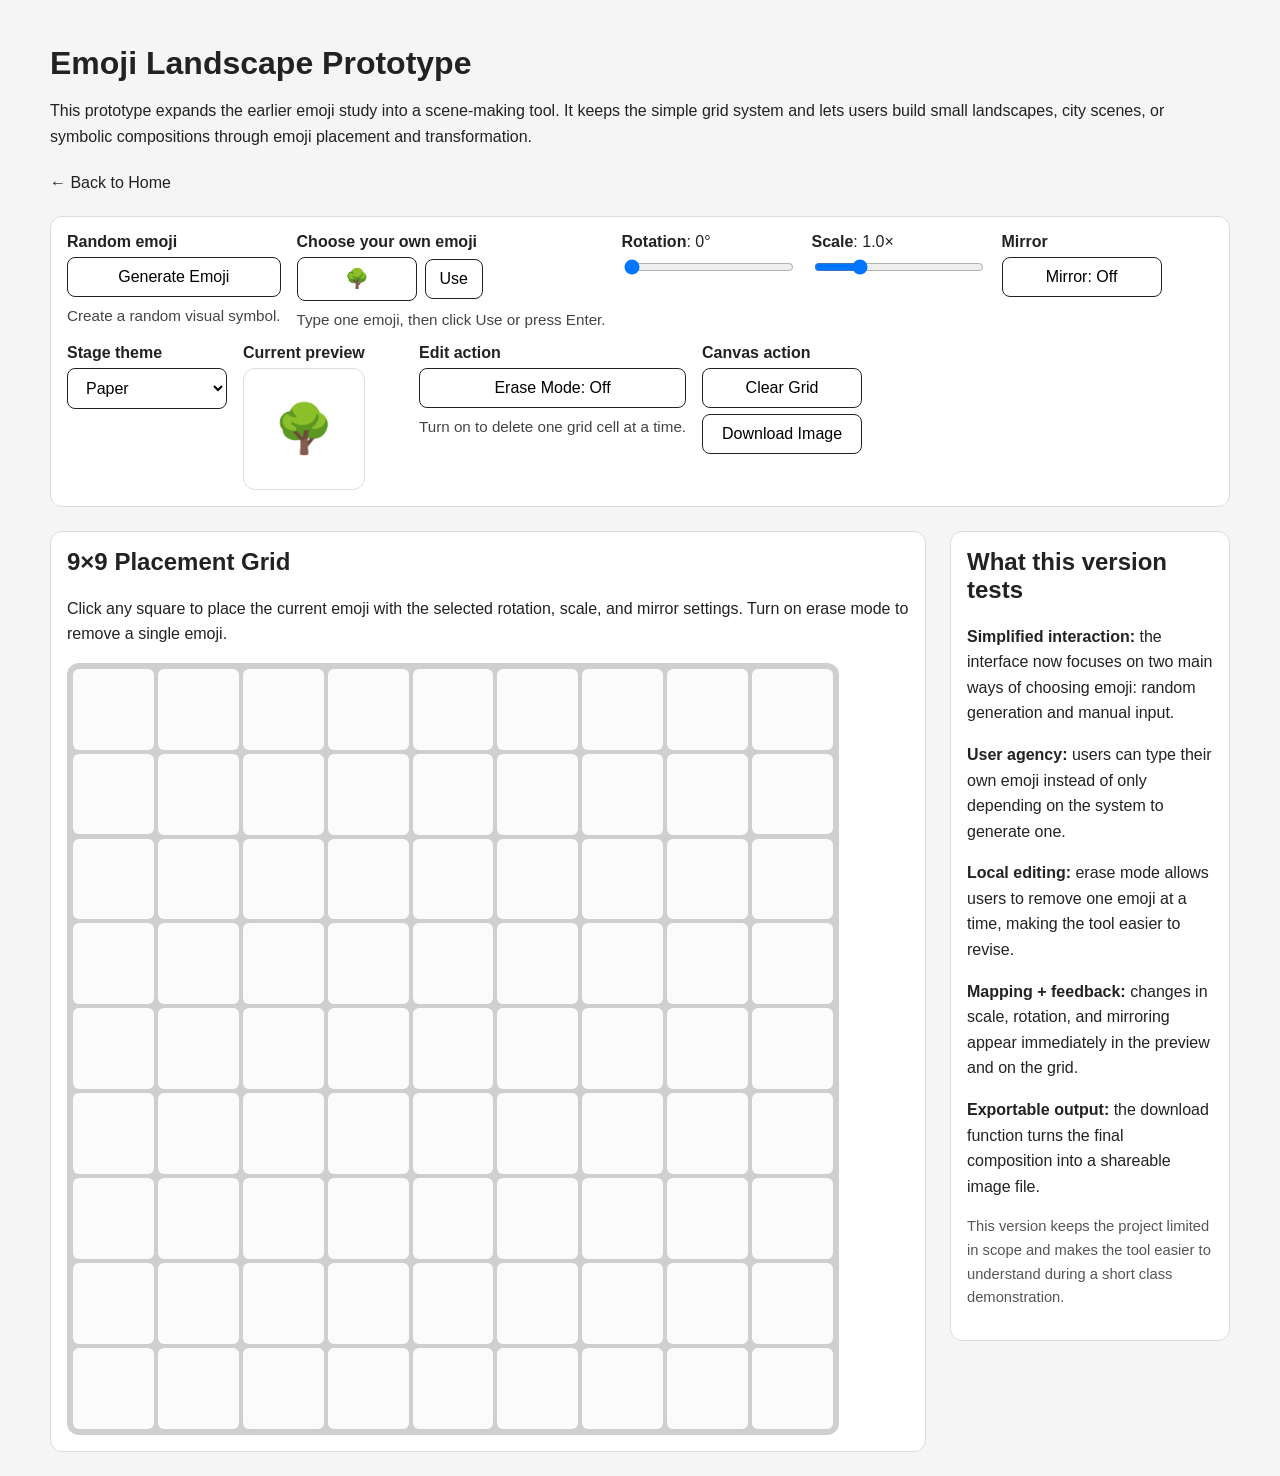
<file: public/prototype.html>
<!DOCTYPE html>
<html lang="en">
<head>
  <meta charset="UTF-8" />
  <meta name="viewport" content="width=device-width, initial-scale=1.0" />
  <title>Emoji Landscape Prototype</title>
  <style>
    body {
      font-family: Arial, sans-serif;
      background: #f5f5f5;
      color: #222;
      margin: 0;
      padding: 24px;
    }

    .wrapper {
      max-width: 1180px;
      margin: 0 auto;
    }

    h1 {
      font-size: 2rem;
      margin-bottom: 8px;
    }

    h2 {
      margin-top: 0;
    }

    p {
      line-height: 1.6;
    }

    .top-bar {
      margin-bottom: 20px;
    }

    .back-link {
      display: inline-block;
      margin-top: 8px;
      text-decoration: none;
      color: #222;
    }

    .back-link:hover {
      text-decoration: underline;
    }

    .controls {
      display: flex;
      flex-wrap: wrap;
      gap: 16px;
      align-items: flex-start;
      background: #fff;
      border: 1px solid #ddd;
      border-radius: 12px;
      padding: 16px;
      margin: 24px 0;
    }

    .control-group {
      display: flex;
      flex-direction: column;
      gap: 6px;
      min-width: 160px;
    }

    .wide-group {
      min-width: 260px;
    }

    button,
    select,
    input[type="text"] {
      padding: 10px 14px;
      border: 1px solid #222;
      background: #fff;
      border-radius: 8px;
      cursor: pointer;
      font-size: 1rem;
    }

    input[type="text"] {
      cursor: text;
    }

    button:hover,
    select:hover {
      background: #eee;
    }

    input[type="range"] {
      width: 170px;
    }

    .emoji-input-row {
      display: flex;
      gap: 8px;
      align-items: center;
    }

    .emoji-input-row input {
      width: 90px;
      text-align: center;
      font-size: 1.2rem;
    }

    .preview-box {
      width: 120px;
      height: 120px;
      display: flex;
      align-items: center;
      justify-content: center;
      background: #fff;
      border: 1px solid #ddd;
      border-radius: 12px;
      font-size: 3rem;
      overflow: hidden;
    }

    .utility-btn.active {
      background: #222;
      color: #fff;
    }

    .layout {
      display: grid;
      grid-template-columns: 1fr 280px;
      gap: 24px;
      align-items: start;
    }

    .grid-section,
    .notes {
      background: #fff;
      border: 1px solid #ddd;
      border-radius: 12px;
      padding: 16px;
    }

    .grid {
      display: grid;
      grid-template-columns: repeat(9, 1fr);
      gap: 4px;
      padding: 6px;
      border-radius: 12px;
      max-width: 760px;
      margin-top: 16px;
      transition: background 0.3s ease;
      background: #cfcfcf;
    }

    .grid.theme-paper {
      background: #cfcfcf;
    }

    .grid.theme-sky {
      background: linear-gradient(to bottom, #8ecae6, #d9f0ff);
    }

    .grid.theme-night {
      background: linear-gradient(to bottom, #1d3557, #0b132b);
    }

    .grid.theme-concrete {
      background: #9e9e9e;
    }

    .cell {
      aspect-ratio: 1 / 1;
      border: none;
      border-radius: 6px;
      display: flex;
      align-items: center;
      justify-content: center;
      overflow: hidden;
      cursor: pointer;
      position: relative;
      padding: 0;
      transition: background 0.2s ease, outline 0.2s ease;
      background: rgba(255, 255, 255, 0.92);
    }

    .grid.theme-night .cell {
      background: rgba(255, 255, 255, 0.12);
    }

    .cell:hover {
      background: rgba(240, 240, 240, 0.95);
    }

    .grid.theme-night .cell:hover {
      background: rgba(255, 255, 255, 0.2);
    }

    .erase-active .cell:hover {
      outline: 2px dashed #222;
      outline-offset: -4px;
    }

    .placed-emoji {
      display: inline-block;
      line-height: 1;
      transform-origin: center center;
      user-select: none;
      pointer-events: none;
    }

    .mini-note {
      font-size: 0.92rem;
      color: #555;
    }

    .current-mode {
      font-size: 0.95rem;
      color: #444;
      margin-top: 4px;
    }

    @media (max-width: 900px) {
      .layout {
        grid-template-columns: 1fr;
      }

      .grid {
        max-width: 100%;
      }
    }
  </style>
</head>

<body>
<div class="wrapper">
  <div class="top-bar">
    <h1>Emoji Landscape Prototype</h1>
    <p>
      This prototype expands the earlier emoji study into a scene-making tool.
      It keeps the simple grid system and lets users build small landscapes,
      city scenes, or symbolic compositions through emoji placement and transformation.
    </p>
    <a class="back-link" href="index.html">← Back to Home</a>
  </div>

  <section class="controls">
    <div class="control-group">
      <label><strong>Random emoji</strong></label>
      <button id="generateBtn">Generate Emoji</button>
      <div class="current-mode">Create a random visual symbol.</div>
    </div>

    <div class="control-group wide-group">
      <label for="emojiInput"><strong>Choose your own emoji</strong></label>
      <div class="emoji-input-row">
        <input id="emojiInput" type="text" placeholder="🌳" />
        <button id="useEmojiBtn">Use</button>
      </div>
      <div class="current-mode">Type one emoji, then click Use or press Enter.</div>
    </div>

    <div class="control-group">
      <label for="rotation"><strong>Rotation</strong>: <span id="rotationValue">0°</span></label>
      <input type="range" id="rotation" min="0" max="360" value="0" />
    </div>

    <div class="control-group">
      <label for="scale"><strong>Scale</strong>: <span id="scaleValue">1.0×</span></label>
      <input type="range" id="scale" min="0.5" max="2.5" step="0.1" value="1" />
    </div>

    <div class="control-group">
      <label><strong>Mirror</strong></label>
      <button id="mirrorBtn">Mirror: Off</button>
    </div>

    <div class="control-group">
      <label for="themeSelect"><strong>Stage theme</strong></label>
      <select id="themeSelect">
        <option value="paper">Paper</option>
        <option value="sky">Sky</option>
        <option value="night">Night</option>
        <option value="concrete">Concrete</option>
      </select>
    </div>

    <div class="control-group">
      <label><strong>Current preview</strong></label>
      <div class="preview-box">
        <span id="previewEmoji" class="placed-emoji">🌳</span>
      </div>
    </div>

    <div class="control-group">
      <label><strong>Edit action</strong></label>
      <button id="eraseModeBtn" class="utility-btn">Erase Mode: Off</button>
      <div class="current-mode">Turn on to delete one grid cell at a time.</div>
    </div>

    <div class="control-group">
      <label><strong>Canvas action</strong></label>
      <button id="clearBtn">Clear Grid</button>
      <button id="downloadBtn">Download Image</button>
    </div>
  </section>

  <div class="layout">
    <section class="grid-section">
      <h2>9×9 Placement Grid</h2>
      <p>
        Click any square to place the current emoji with the selected rotation,
        scale, and mirror settings. Turn on erase mode to remove a single emoji.
      </p>
      <div id="grid" class="grid theme-paper"></div>
    </section>

    <aside class="notes">
      <h2>What this version tests</h2>
      <p><strong>Simplified interaction:</strong> the interface now focuses on two main ways of choosing emoji: random generation and manual input.</p>
      <p><strong>User agency:</strong> users can type their own emoji instead of only depending on the system to generate one.</p>
      <p><strong>Local editing:</strong> erase mode allows users to remove one emoji at a time, making the tool easier to revise.</p>
      <p><strong>Mapping + feedback:</strong> changes in scale, rotation, and mirroring appear immediately in the preview and on the grid.</p>
      <p><strong>Exportable output:</strong> the download function turns the final composition into a shareable image file.</p>
      <p class="mini-note">
        This version keeps the project limited in scope and makes the tool easier to understand during a short class demonstration.
      </p>
    </aside>
  </div>
</div>

<script>
  // Design choice:
  // The random emoji pool gives users a quick starting point.
  // The manual input gives users more control, responding to peer testing feedback
  // that asked for a more direct way to choose emoji.

  const emojiPool = [
    "🌳", "🌲", "🌴", "🌿", "🍂", "🍄", "🪨", "⛰️", "🏔️", "🌋",
    "🌊", "💧", "🌧️", "☁️", "🌙", "⭐", "🌆", "🌃", "🏙️", "🏢",
    "🏠", "🛣️", "🚦", "🚇", "🚗", "🚌", "🗼", "🏛️", "⛪", "🏭",
    "☀️", "🌤️", "⛅", "⛈️", "🌩️", "🌨️", "❄️", "🌪️", "🌫️",
    "🌈", "🔥", "💨", "🌁", "🦋", "🐚", "🐟", "🪺", "🧱", "🚧"
  ];

  const generateBtn = document.getElementById("generateBtn");
  const clearBtn = document.getElementById("clearBtn");
  const downloadBtn = document.getElementById("downloadBtn");
  const eraseModeBtn = document.getElementById("eraseModeBtn");
  const previewEmoji = document.getElementById("previewEmoji");
  const rotationSlider = document.getElementById("rotation");
  const scaleSlider = document.getElementById("scale");
  const rotationValue = document.getElementById("rotationValue");
  const scaleValue = document.getElementById("scaleValue");
  const mirrorBtn = document.getElementById("mirrorBtn");
  const themeSelect = document.getElementById("themeSelect");
  const emojiInput = document.getElementById("emojiInput");
  const useEmojiBtn = document.getElementById("useEmojiBtn");
  const grid = document.getElementById("grid");

  let currentEmoji = "🌳";
  let currentRotation = 0;
  let currentScale = 1;
  let currentMirrored = false;
  let eraseMode = false;
  let currentTheme = "paper";

  // Technical choice:
  // cellData stores the emoji, rotation, scale, and mirror settings for each grid cell.
  // This makes it possible to export the whole composition as an image later.
  const cellData = new Array(81).fill(null);

  function getTransformString() {
    const scaleX = currentMirrored ? -currentScale : currentScale;
    return `rotate(${currentRotation}deg) scale(${scaleX}, ${currentScale})`;
  }

  function updatePreview() {
    previewEmoji.textContent = currentEmoji;
    previewEmoji.style.transform = getTransformString();
  }

  function generateRandomEmoji() {
    const randomIndex = Math.floor(Math.random() * emojiPool.length);
    currentEmoji = emojiPool[randomIndex];
    emojiInput.value = currentEmoji;
    updatePreview();
  }

  function setManualEmoji() {
    const typedEmoji = emojiInput.value.trim();

    if (typedEmoji.length > 0) {
      currentEmoji = typedEmoji;
      updatePreview();
    }
  }

  function setTheme(theme) {
    currentTheme = theme;
    grid.className = "grid";
    grid.classList.add(`theme-${theme}`);

    if (eraseMode) {
      grid.classList.add("erase-active");
    }
  }

  function renderCell(cell, data) {
    cell.innerHTML = "";

    if (!data) {
      return;
    }

    const emojiSpan = document.createElement("span");
    emojiSpan.className = "placed-emoji";
    emojiSpan.textContent = data.emoji;

    // Design choice:
    // Rotation, scale, and mirroring are included because the project
    // is not about drawing lines, but about transforming symbols into
    // different visual roles within a composition.
    const scaleX = data.mirrored ? -data.scale : data.scale;
    emojiSpan.style.transform = `rotate(${data.rotation}deg) scale(${scaleX}, ${data.scale})`;
    emojiSpan.style.fontSize = "2rem";

    cell.appendChild(emojiSpan);
  }

  function createGrid() {
    for (let i = 0; i < 81; i++) {
      const cell = document.createElement("button");
      cell.className = "cell";

      cell.addEventListener("click", () => {
        if (eraseMode) {
          // Peer feedback response:
          // Erase mode allows users to delete a single cell instead of clearing the whole grid.
          cellData[i] = null;
          renderCell(cell, null);
          return;
        }

        cellData[i] = {
          emoji: currentEmoji,
          rotation: currentRotation,
          scale: currentScale,
          mirrored: currentMirrored
        };

        renderCell(cell, cellData[i]);
      });

      grid.appendChild(cell);
    }
  }

  function clearGrid() {
    const cells = document.querySelectorAll(".cell");

    cells.forEach((cell, index) => {
      cellData[index] = null;
      cell.innerHTML = "";
    });
  }

  function toggleEraseMode() {
    eraseMode = !eraseMode;

    eraseModeBtn.textContent = eraseMode ? "Erase Mode: On" : "Erase Mode: Off";
    eraseModeBtn.classList.toggle("active", eraseMode);
    grid.classList.toggle("erase-active", eraseMode);
  }

  function drawRoundedRect(ctx, x, y, width, height, radius) {
    ctx.beginPath();
    ctx.moveTo(x + radius, y);
    ctx.lineTo(x + width - radius, y);
    ctx.quadraticCurveTo(x + width, y, x + width, y + radius);
    ctx.lineTo(x + width, y + height - radius);
    ctx.quadraticCurveTo(x + width, y + height, x + width - radius, y + height);
    ctx.lineTo(x + radius, y + height);
    ctx.quadraticCurveTo(x, y + height, x, y + height - radius);
    ctx.lineTo(x, y + radius);
    ctx.quadraticCurveTo(x, y, x + radius, y);
    ctx.closePath();
  }

  function drawThemeBackground(ctx, canvasSize) {
    if (currentTheme === "sky") {
      const gradient = ctx.createLinearGradient(0, 0, 0, canvasSize);
      gradient.addColorStop(0, "#8ecae6");
      gradient.addColorStop(1, "#d9f0ff");
      ctx.fillStyle = gradient;
    } else if (currentTheme === "night") {
      const gradient = ctx.createLinearGradient(0, 0, 0, canvasSize);
      gradient.addColorStop(0, "#1d3557");
      gradient.addColorStop(1, "#0b132b");
      ctx.fillStyle = gradient;
    } else if (currentTheme === "concrete") {
      ctx.fillStyle = "#9e9e9e";
    } else {
      ctx.fillStyle = "#cfcfcf";
    }

    ctx.fillRect(0, 0, canvasSize, canvasSize);
  }

  function downloadImage() {
    // Technical choice:
    // The export is created with a temporary canvas so the user can save the final
    // grid composition as a shareable image without adding another external library.
    const canvasSize = 1080;
    const gridPadding = 24;
    const gap = 6;
    const cellSize = (canvasSize - gridPadding * 2 - gap * 8) / 9;

    const exportCanvas = document.createElement("canvas");
    exportCanvas.width = canvasSize;
    exportCanvas.height = canvasSize;

    const ctx = exportCanvas.getContext("2d");

    drawThemeBackground(ctx, canvasSize);

    for (let i = 0; i < 81; i++) {
      const row = Math.floor(i / 9);
      const col = i % 9;

      const x = gridPadding + col * (cellSize + gap);
      const y = gridPadding + row * (cellSize + gap);

      if (currentTheme === "night") {
        ctx.fillStyle = "rgba(255, 255, 255, 0.12)";
      } else {
        ctx.fillStyle = "rgba(255, 255, 255, 0.92)";
      }

      drawRoundedRect(ctx, x, y, cellSize, cellSize, 10);
      ctx.fill();

      const data = cellData[i];

      if (data) {
        ctx.save();
        ctx.translate(x + cellSize / 2, y + cellSize / 2);
        ctx.rotate((data.rotation * Math.PI) / 180);

        const scaleX = data.mirrored ? -data.scale : data.scale;
        ctx.scale(scaleX, data.scale);

        ctx.font = `${cellSize * 0.42}px "Apple Color Emoji", "Segoe UI Emoji", "Noto Color Emoji", sans-serif`;
        ctx.textAlign = "center";
        ctx.textBaseline = "middle";
        ctx.fillStyle = "#000";
        ctx.fillText(data.emoji, 0, 0);

        ctx.restore();
      }
    }

    const link = document.createElement("a");
    link.download = "emoji-landscape.png";
    link.href = exportCanvas.toDataURL("image/png");
    link.click();
  }

  generateBtn.addEventListener("click", generateRandomEmoji);

  useEmojiBtn.addEventListener("click", setManualEmoji);

  emojiInput.addEventListener("keydown", event => {
    if (event.key === "Enter") {
      setManualEmoji();
    }
  });

  rotationSlider.addEventListener("input", () => {
    currentRotation = parseInt(rotationSlider.value);
    rotationValue.textContent = `${currentRotation}°`;
    updatePreview();
  });

  scaleSlider.addEventListener("input", () => {
    currentScale = parseFloat(scaleSlider.value);
    scaleValue.textContent = `${currentScale.toFixed(1)}×`;
    updatePreview();
  });

  mirrorBtn.addEventListener("click", () => {
    currentMirrored = !currentMirrored;
    mirrorBtn.textContent = currentMirrored ? "Mirror: On" : "Mirror: Off";
    updatePreview();
  });

  themeSelect.addEventListener("change", () => {
    setTheme(themeSelect.value);
  });

  eraseModeBtn.addEventListener("click", toggleEraseMode);

  clearBtn.addEventListener("click", clearGrid);

  downloadBtn.addEventListener("click", downloadImage);

  createGrid();
  setTheme("paper");
  updatePreview();
</script>
</body>
</html>
</file>
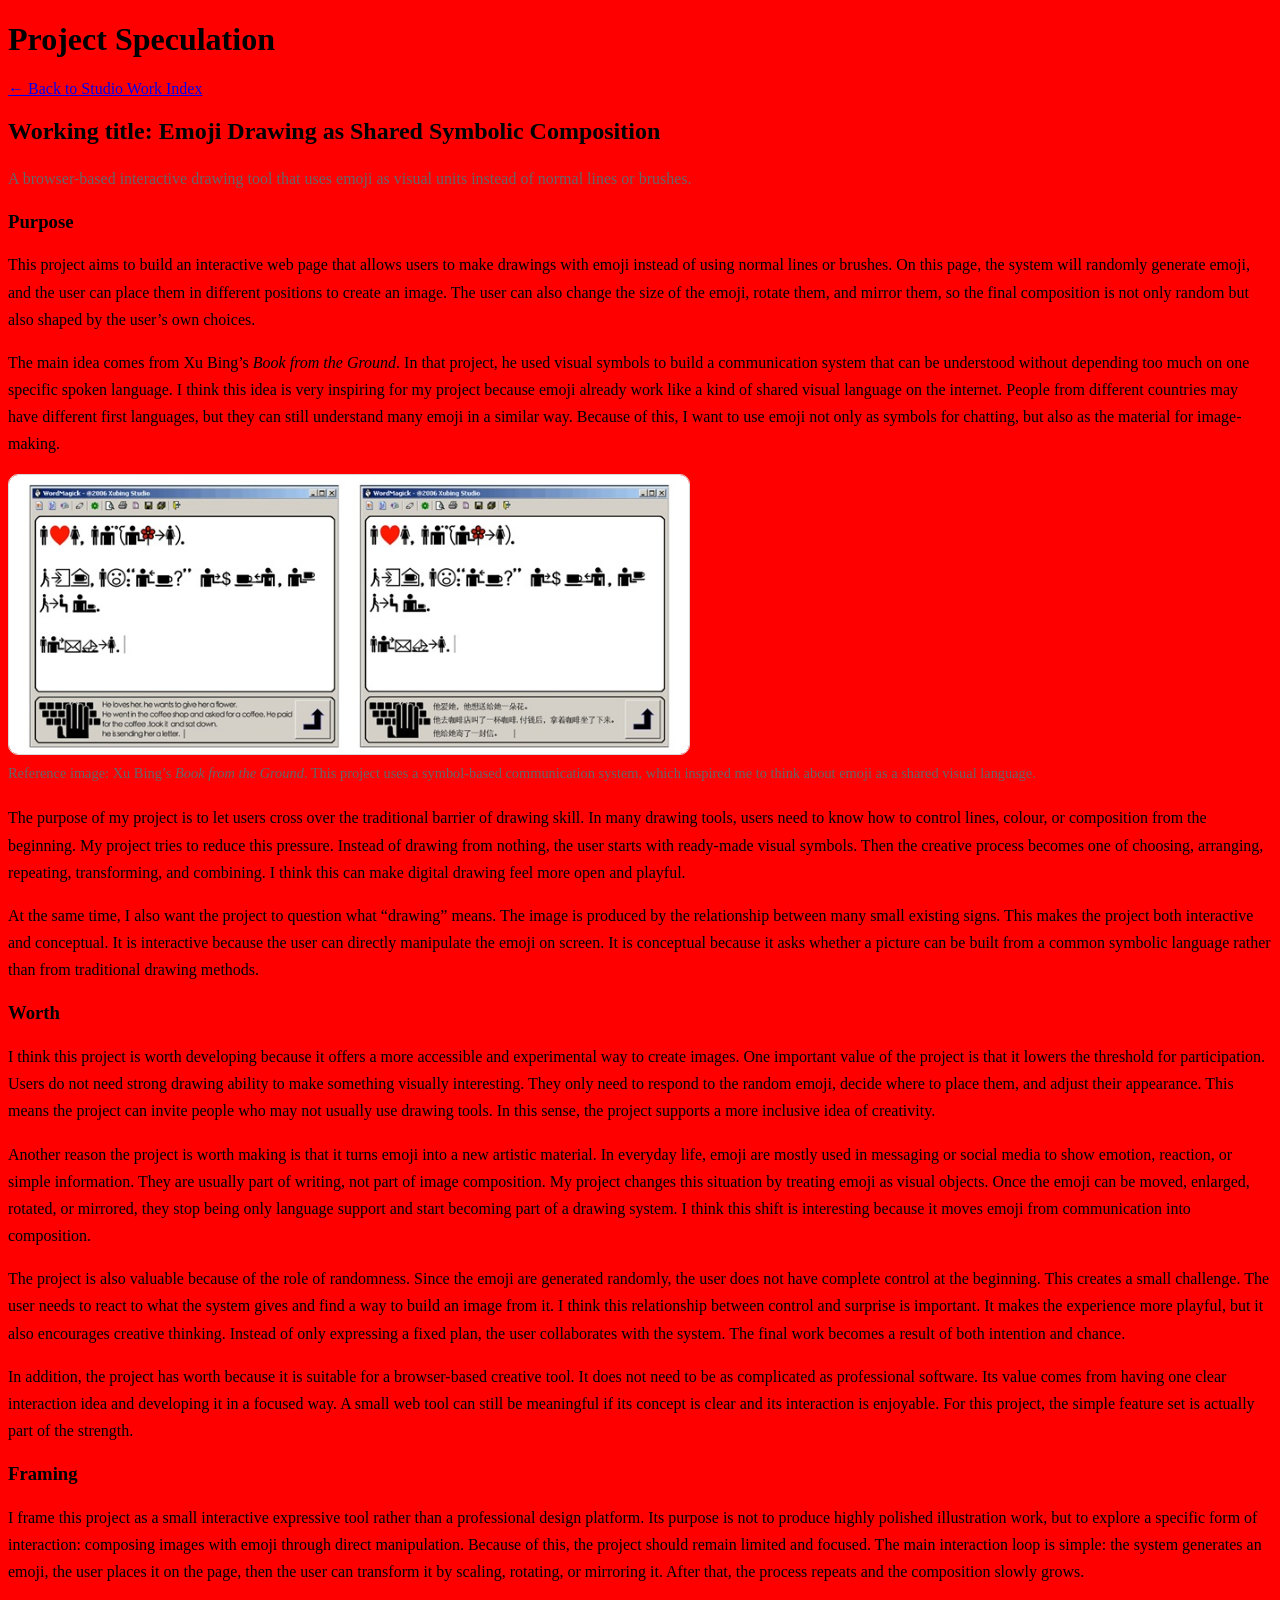
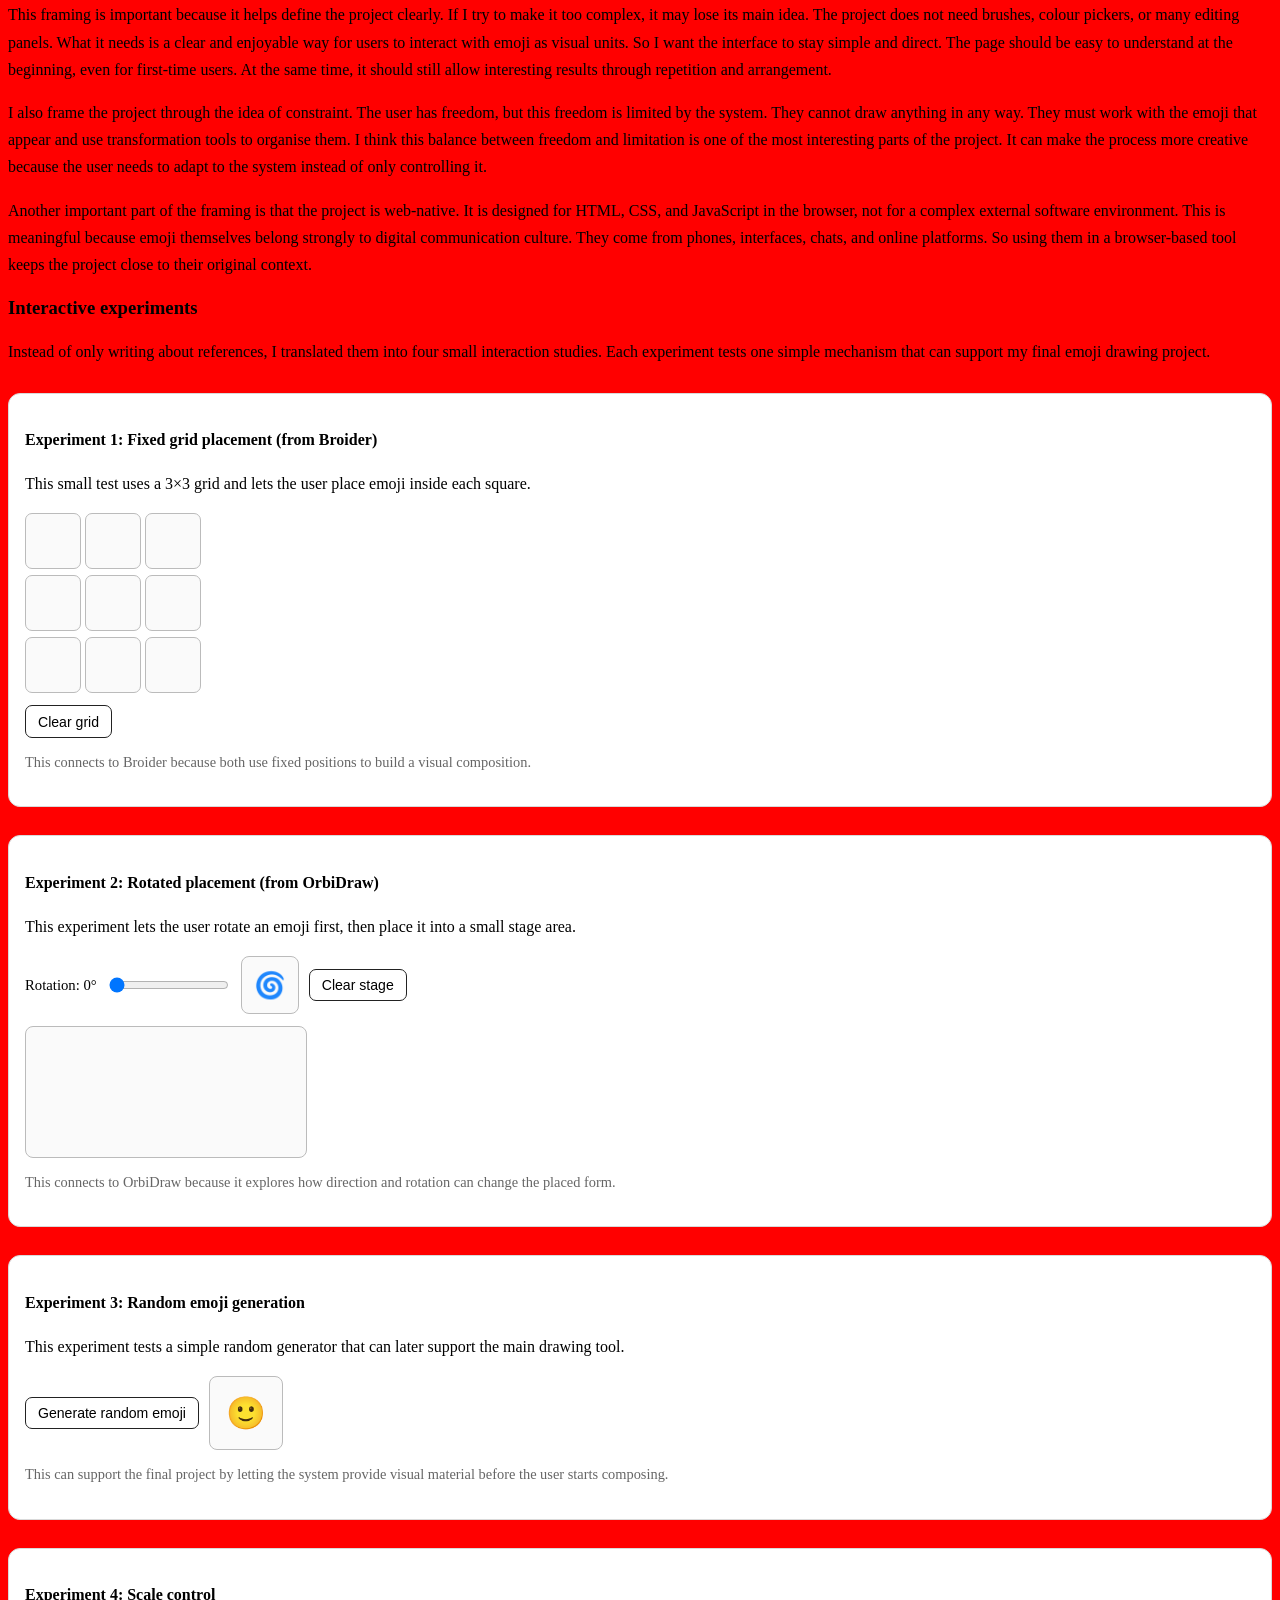
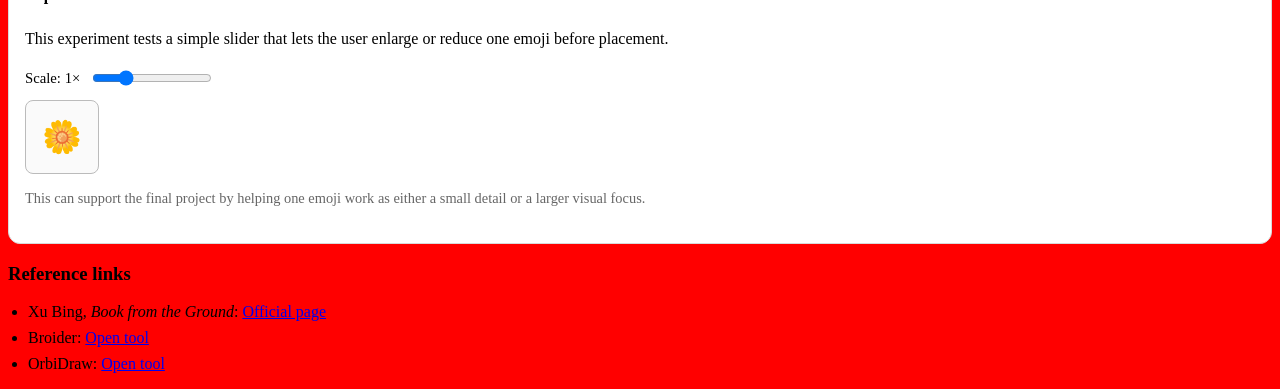
<file: public/speculation.html>
<!DOCTYPE html>
<html lang="en">
<head>
    <meta charset="UTF-8" />
    <meta name="viewport" content="width=device-width, initial-scale=1.0" />
    <title>Project Speculation</title>
    <link rel="stylesheet" href="style.css" />

    <style>
        .prose p {
            line-height: 1.7;
            margin-bottom: 1rem;
        }

        .reference-figure {
            margin: 1rem 0 1.25rem 0;
        }

        .reference-figure img {
            display: block;
            width: 100%;
            max-width: 680px;
            border: 1px solid #d9d9d9;
            border-radius: 10px;
        }

        .reference-figure figcaption {
            margin-top: 0.5rem;
            font-size: 0.9rem;
            color: #666;
            line-height: 1.5;
        }

        .experiment-block {
            margin-top: 1.75rem;
            padding: 1rem;
            border: 1px solid #d9d9d9;
            border-radius: 12px;
            background: #ffffff;
        }

        .experiment-ui {
            margin-top: 0.75rem;
        }

        .control-row {
            display: flex;
            flex-wrap: wrap;
            gap: 10px;
            align-items: center;
            margin-bottom: 0.75rem;
        }

        .control-row label {
            font-size: 0.92rem;
        }

        .control-row button {
            padding: 0.45rem 0.75rem;
            border: 1px solid #222;
            background: #fff;
            border-radius: 7px;
            cursor: pointer;
            font-size: 0.88rem;
        }

        .control-row button:hover {
            background: #f2f2f2;
        }

        .control-row input[type="range"] {
            width: 120px;
        }

        .mini-grid {
            display: grid;
            grid-template-columns: repeat(3, 54px);
            gap: 6px;
            margin-bottom: 0.75rem;
        }

        .mini-cell {
            width: 54px;
            height: 54px;
            border: 1px solid #bbb;
            border-radius: 7px;
            background: #fafafa;
            display: flex;
            align-items: center;
            justify-content: center;
            font-size: 1.5rem;
            cursor: pointer;
        }

        .mini-cell:hover {
            background: #f0f0f0;
        }

        .mini-stage {
            width: 100%;
            max-width: 280px;
            height: 130px;
            border: 1px solid #bbb;
            border-radius: 8px;
            background: #fafafa;
            position: relative;
            overflow: hidden;
        }

        .mini-preview {
            width: 56px;
            height: 56px;
            border: 1px solid #bbb;
            border-radius: 8px;
            background: #fafafa;
            display: flex;
            align-items: center;
            justify-content: center;
            overflow: hidden;
            font-size: 1.6rem;
        }

        .large-preview {
            width: 72px;
            height: 72px;
            font-size: 2rem;
        }

        .mini-preview span {
            display: inline-block;
            transform-origin: center center;
        }

        .placed-emoji {
            position: absolute;
            display: inline-block;
            transform-origin: center center;
            user-select: none;
            pointer-events: none;
            font-size: 1.5rem;
        }

        .experiment-note {
            margin-top: 0.75rem;
            font-size: 0.9rem;
            color: #666;
            line-height: 1.5;
        }

        .resource-links ul {
            padding-left: 1.25rem;
        }

        .resource-links li {
            margin-bottom: 0.5rem;
        }

        .muted {
            color: #666;
        }
    </style>
</head>

<body>
<header class="site-header">
    <h1>Project Speculation</h1>
    <nav class="site-nav">
        <a href="index.html">← Back to Studio Work Index</a>
    </nav>
</header>

<main class="container">
    <article class="card prose">
        <header>
            <h2>Working title: Emoji Drawing as Shared Symbolic Composition</h2>
            <p class="muted">
                A browser-based interactive drawing tool that uses emoji as visual units instead of normal lines or brushes.
            </p>
        </header>

        <section aria-labelledby="purpose">
            <h3 id="purpose">Purpose</h3>
            <p>
                This project aims to build an interactive web page that allows users to make drawings with emoji instead of using
                normal lines or brushes. On this page, the system will randomly generate emoji, and the user can place them in
                different positions to create an image. The user can also change the size of the emoji, rotate them, and mirror
                them, so the final composition is not only random but also shaped by the user’s own choices.
            </p>

            <p>
                The main idea comes from Xu Bing’s <em>Book from the Ground</em>. In that project, he used visual symbols to build
                a communication system that can be understood without depending too much on one specific spoken language. I think
                this idea is very inspiring for my project because emoji already work like a kind of shared visual language on the
                internet. People from different countries may have different first languages, but they can still understand many
                emoji in a similar way. Because of this, I want to use emoji not only as symbols for chatting, but also as the
                material for image-making.
            </p>

            <figure class="reference-figure">
                <img src="assets/images/xu-bing-wordmagic.jpg" alt="Reference image from Xu Bing's Book from the Ground showing communication through symbolic icons." />
                <figcaption>
                    Reference image: Xu Bing’s <em>Book from the Ground</em>. This project uses a symbol-based communication system,
                    which inspired me to think about emoji as a shared visual language.
                </figcaption>
            </figure>

            <p>
                The purpose of my project is to let users cross over the traditional barrier of drawing skill. In many drawing
                tools, users need to know how to control lines, colour, or composition from the beginning. My project tries to
                reduce this pressure. Instead of drawing from nothing, the user starts with ready-made visual symbols. Then the
                creative process becomes one of choosing, arranging, repeating, transforming, and combining. I think this can
                make digital drawing feel more open and playful.
            </p>

            <p>
                At the same time, I also want the project to question what “drawing” means. The image is produced by the
                relationship between many small existing signs. This makes the project both interactive and conceptual. It is
                interactive because the user can directly manipulate the emoji on screen. It is conceptual because it asks
                whether a picture can be built from a common symbolic language rather than from traditional drawing methods.
            </p>
        </section>

        <section aria-labelledby="worth">
            <h3 id="worth">Worth</h3>
            <p>
                I think this project is worth developing because it offers a more accessible and experimental way to create
                images. One important value of the project is that it lowers the threshold for participation. Users do not need
                strong drawing ability to make something visually interesting. They only need to respond to the random emoji,
                decide where to place them, and adjust their appearance. This means the project can invite people who may not
                usually use drawing tools. In this sense, the project supports a more inclusive idea of creativity.
            </p>

            <p>
                Another reason the project is worth making is that it turns emoji into a new artistic material. In everyday life,
                emoji are mostly used in messaging or social media to show emotion, reaction, or simple information. They are
                usually part of writing, not part of image composition. My project changes this situation by treating emoji as
                visual objects. Once the emoji can be moved, enlarged, rotated, or mirrored, they stop being only language
                support and start becoming part of a drawing system. I think this shift is interesting because it moves emoji
                from communication into composition.
            </p>

            <p>
                The project is also valuable because of the role of randomness. Since the emoji are generated randomly, the user
                does not have complete control at the beginning. This creates a small challenge. The user needs to react to what
                the system gives and find a way to build an image from it. I think this relationship between control and surprise
                is important. It makes the experience more playful, but it also encourages creative thinking. Instead of only
                expressing a fixed plan, the user collaborates with the system. The final work becomes a result of both intention
                and chance.
            </p>

            <p>
                In addition, the project has worth because it is suitable for a browser-based creative tool. It does not need to
                be as complicated as professional software. Its value comes from having one clear interaction idea and developing
                it in a focused way. A small web tool can still be meaningful if its concept is clear and its interaction is
                enjoyable. For this project, the simple feature set is actually part of the strength.
            </p>
        </section>

        <section aria-labelledby="framing">
            <h3 id="framing">Framing</h3>
            <p>
                I frame this project as a small interactive expressive tool rather than a professional design platform. Its
                purpose is not to produce highly polished illustration work, but to explore a specific form of interaction:
                composing images with emoji through direct manipulation. Because of this, the project should remain limited and
                focused. The main interaction loop is simple: the system generates an emoji, the user places it on the page,
                then the user can transform it by scaling, rotating, or mirroring it. After that, the process repeats and the
                composition slowly grows.
            </p>

            <p>
                This framing is important because it helps define the project clearly. If I try to make it too complex, it may
                lose its main idea. The project does not need brushes, colour pickers, or many editing panels. What it needs is
                a clear and enjoyable way for users to interact with emoji as visual units. So I want the interface to stay
                simple and direct. The page should be easy to understand at the beginning, even for first-time users. At the
                same time, it should still allow interesting results through repetition and arrangement.
            </p>

            <p>
                I also frame the project through the idea of constraint. The user has freedom, but this freedom is limited by the
                system. They cannot draw anything in any way. They must work with the emoji that appear and use transformation
                tools to organise them. I think this balance between freedom and limitation is one of the most interesting parts
                of the project. It can make the process more creative because the user needs to adapt to the system instead of
                only controlling it.
            </p>

            <p>
                Another important part of the framing is that the project is web-native. It is designed for HTML, CSS, and
                JavaScript in the browser, not for a complex external software environment. This is meaningful because emoji
                themselves belong strongly to digital communication culture. They come from phones, interfaces, chats, and online
                platforms. So using them in a browser-based tool keeps the project close to their original context.
            </p>
        </section>

        <section aria-labelledby="interactive-experiments">
            <h3 id="interactive-experiments">Interactive experiments</h3>
            <p>
                Instead of only writing about references, I translated them into four small interaction studies. Each experiment
                tests one simple mechanism that can support my final emoji drawing project.
            </p>

            <div class="experiment-block">
                <h4>Experiment 1: Fixed grid placement (from Broider)</h4>
                <p>
                    This small test uses a 3×3 grid and lets the user place emoji inside each square.
                </p>

                <div class="experiment-ui">
                    <div id="exp1Grid" class="mini-grid"></div>
                    <div class="control-row">
                        <button id="exp1Clear">Clear grid</button>
                    </div>
                </div>

                <p class="experiment-note">
                    This connects to Broider because both use fixed positions to build a visual composition.
                </p>
            </div>

            <div class="experiment-block">
                <h4>Experiment 2: Rotated placement (from OrbiDraw)</h4>
                <p>
                    This experiment lets the user rotate an emoji first, then place it into a small stage area.
                </p>

                <div class="experiment-ui">
                    <div class="control-row">
                        <label for="exp2Rotation">Rotation: <span id="exp2RotationValue">0°</span></label>
                        <input type="range" id="exp2Rotation" min="0" max="360" value="0" />
                        <div class="mini-preview">
                            <span id="exp2Preview">🌀</span>
                        </div>
                        <button id="exp2Clear">Clear stage</button>
                    </div>
                    <div id="exp2Stage" class="mini-stage"></div>
                </div>

                <p class="experiment-note">
                    This connects to OrbiDraw because it explores how direction and rotation can change the placed form.
                </p>
            </div>

            <div class="experiment-block">
                <h4>Experiment 3: Random emoji generation</h4>
                <p>
                    This experiment tests a simple random generator that can later support the main drawing tool.
                </p>

                <div class="experiment-ui">
                    <div class="control-row">
                        <button id="exp3Generate">Generate random emoji</button>
                        <div class="mini-preview large-preview">
                            <span id="exp3Preview">🙂</span>
                        </div>
                    </div>
                </div>

                <p class="experiment-note">
                    This can support the final project by letting the system provide visual material before the user starts composing.
                </p>
            </div>

            <div class="experiment-block">
                <h4>Experiment 4: Scale control</h4>
                <p>
                    This experiment tests a simple slider that lets the user enlarge or reduce one emoji before placement.
                </p>

                <div class="experiment-ui">
                    <div class="control-row">
                        <label for="exp4Scale">Scale: <span id="exp4ScaleValue">1.0×</span></label>
                        <input type="range" id="exp4Scale" min="0.5" max="2.5" step="0.1" value="1" />
                    </div>
                    <div class="mini-preview large-preview">
                        <span id="exp4Preview">🌼</span>
                    </div>
                </div>

                <p class="experiment-note">
                    This can support the final project by helping one emoji work as either a small detail or a larger visual focus.
                </p>
            </div>
        </section>

        <section class="resource-links" aria-labelledby="links">
            <h3 id="links">Reference links</h3>
            <ul>
                <li>
                    Xu Bing, <em>Book from the Ground</em>:
                    <a href="https://www.xubing.com/en/work/details/188?classID=10&type=class" target="_blank" rel="noopener noreferrer">
                        Official page
                    </a>
                </li>
                <li>
                    Broider:
                    <a href="https://maxbittker.github.io/broider/" target="_blank" rel="noopener noreferrer">
                        Open tool
                    </a>
                </li>
                <li>
                    OrbiDraw:
                    <a href="https://sirmilkman.itch.io/orbidraw" target="_blank" rel="noopener noreferrer">
                        Open tool
                    </a>
                </li>
            </ul>
        </section>
    </article>
</main>

<script>
    document.addEventListener("DOMContentLoaded", () => {

        // Experiment 1: 3x3 fixed grid placement
        const exp1Grid = document.getElementById("exp1Grid");
        const exp1Clear = document.getElementById("exp1Clear");
        const exp1Emoji = "🙂";

        for (let i = 0; i < 9; i++) {
            const cell = document.createElement("div");
            cell.className = "mini-cell";
            cell.addEventListener("click", () => {
                cell.textContent = exp1Emoji;
            });
            exp1Grid.appendChild(cell);
        }

        exp1Clear.addEventListener("click", () => {
            document.querySelectorAll("#exp1Grid .mini-cell").forEach(cell => {
                cell.textContent = "";
            });
        });

        // Experiment 2: rotated placement
        const exp2Rotation = document.getElementById("exp2Rotation");
        const exp2RotationValue = document.getElementById("exp2RotationValue");
        const exp2Preview = document.getElementById("exp2Preview");
        const exp2Stage = document.getElementById("exp2Stage");
        const exp2Clear = document.getElementById("exp2Clear");
        const exp2Emoji = "🌀";

        function updateExp2Preview() {
            const angle = exp2Rotation.value;
            exp2RotationValue.textContent = angle + "°";
            exp2Preview.style.transform = `rotate(${angle}deg)`;
        }

        exp2Rotation.addEventListener("input", updateExp2Preview);
        updateExp2Preview();

        exp2Stage.addEventListener("click", (event) => {
            const rect = exp2Stage.getBoundingClientRect();
            const x = event.clientX - rect.left;
            const y = event.clientY - rect.top;
            const angle = exp2Rotation.value;

            const emoji = document.createElement("span");
            emoji.className = "placed-emoji";
            emoji.textContent = exp2Emoji;
            emoji.style.left = `${x}px`;
            emoji.style.top = `${y}px`;
            emoji.style.transform = `translate(-50%, -50%) rotate(${angle}deg)`;

            exp2Stage.appendChild(emoji);
        });

        exp2Clear.addEventListener("click", () => {
            exp2Stage.innerHTML = "";
        });

        // Experiment 3: random emoji generation
        const exp3Generate = document.getElementById("exp3Generate");
        const exp3Preview = document.getElementById("exp3Preview");
        const emojiPool = ["🙂", "🌸", "🔥", "🌙", "⭐", "🍄", "🦋", "💧", "🪨", "👁️", "🐚", "🕯️"];

        exp3Generate.addEventListener("click", () => {
            const randomIndex = Math.floor(Math.random() * emojiPool.length);
            exp3Preview.textContent = emojiPool[randomIndex];
        });

        // Experiment 4: scale control
        const exp4Scale = document.getElementById("exp4Scale");
        const exp4ScaleValue = document.getElementById("exp4ScaleValue");
        const exp4Preview = document.getElementById("exp4Preview");

        function updateExp4Scale() {
            const scale = exp4Scale.value;
            exp4ScaleValue.textContent = scale + "×";
            exp4Preview.style.transform = `scale(${scale})`;
        }

        exp4Scale.addEventListener("input", updateExp4Scale);
        updateExp4Scale();

    });
</script>
</body>
</html>
</file>
<file: project/style.css>
body {
    background: black;
    color: white;
    font-family: Arial, sans-serif;
}
</file>
<file: public/main.css>
* {
    box-sizing: border-box;
}

body {
    margin: 0;
    font-family: Arial, Helvetica, sans-serif;
    background: #f5f5f5;
    color: #222;
    line-height: 1.6;
}

.site-header {
    background: #ffffff;
    border-bottom: 1px solid #ddd;
    padding: 32px 20px 20px;
    text-align: center;
}

.site-header h1 {
    margin: 0;
    font-size: 2rem;
    font-weight: 700;
}

.container {
    max-width: 980px;
    margin: 32px auto;
    padding: 0 20px;
}

.card {
    background: #ffffff;
    border: 1px solid #ddd;
    border-radius: 14px;
    padding: 24px;
    margin-bottom: 24px;
    box-shadow: 0 2px 8px rgba(0, 0, 0, 0.04);
}

.card h2 {
    margin-top: 0;
    margin-bottom: 12px;
    font-size: 1.5rem;
}

.card h3 {
    margin-top: 28px;
    margin-bottom: 10px;
    font-size: 1.1rem;
    border-top: 1px solid #e5e5e5;
    padding-top: 18px;
}

.card p {
    margin: 0 0 14px;
}

.link-list {
    margin: 12px 0 0;
    padding-left: 20px;
}

.link-list li {
    margin-bottom: 10px;
}

a {
    color: #1d4ed8;
    text-decoration: none;
}

a:hover {
    text-decoration: underline;
}

.button {
    display: inline-block;
    margin-top: 8px;
    padding: 10px 16px;
    border: 1px solid #222;
    border-radius: 8px;
    background: #fff;
    color: #222;
    font-weight: 500;
    text-decoration: none;
    transition: background 0.2s ease;
}

.button:hover {
    background: #eeeeee;
    text-decoration: none;
}

.site-footer {
    text-align: center;
    padding: 24px 20px 36px;
    color: #666;
    font-size: 0.95rem;
}

em {
    font-style: italic;
}

@media (max-width: 700px) {
    .site-header {
        padding: 24px 16px 18px;
    }

    .site-header h1 {
        font-size: 1.7rem;
    }

    .container {
        margin: 24px auto;
        padding: 0 14px;
    }

    .card {
        padding: 18px;
    }

    .card h2 {
        font-size: 1.3rem;
    }

    .card h3 {
        font-size: 1rem;
    }
}
</file>
<file: public/style.css>
body {
    background: red;
}
</file>
